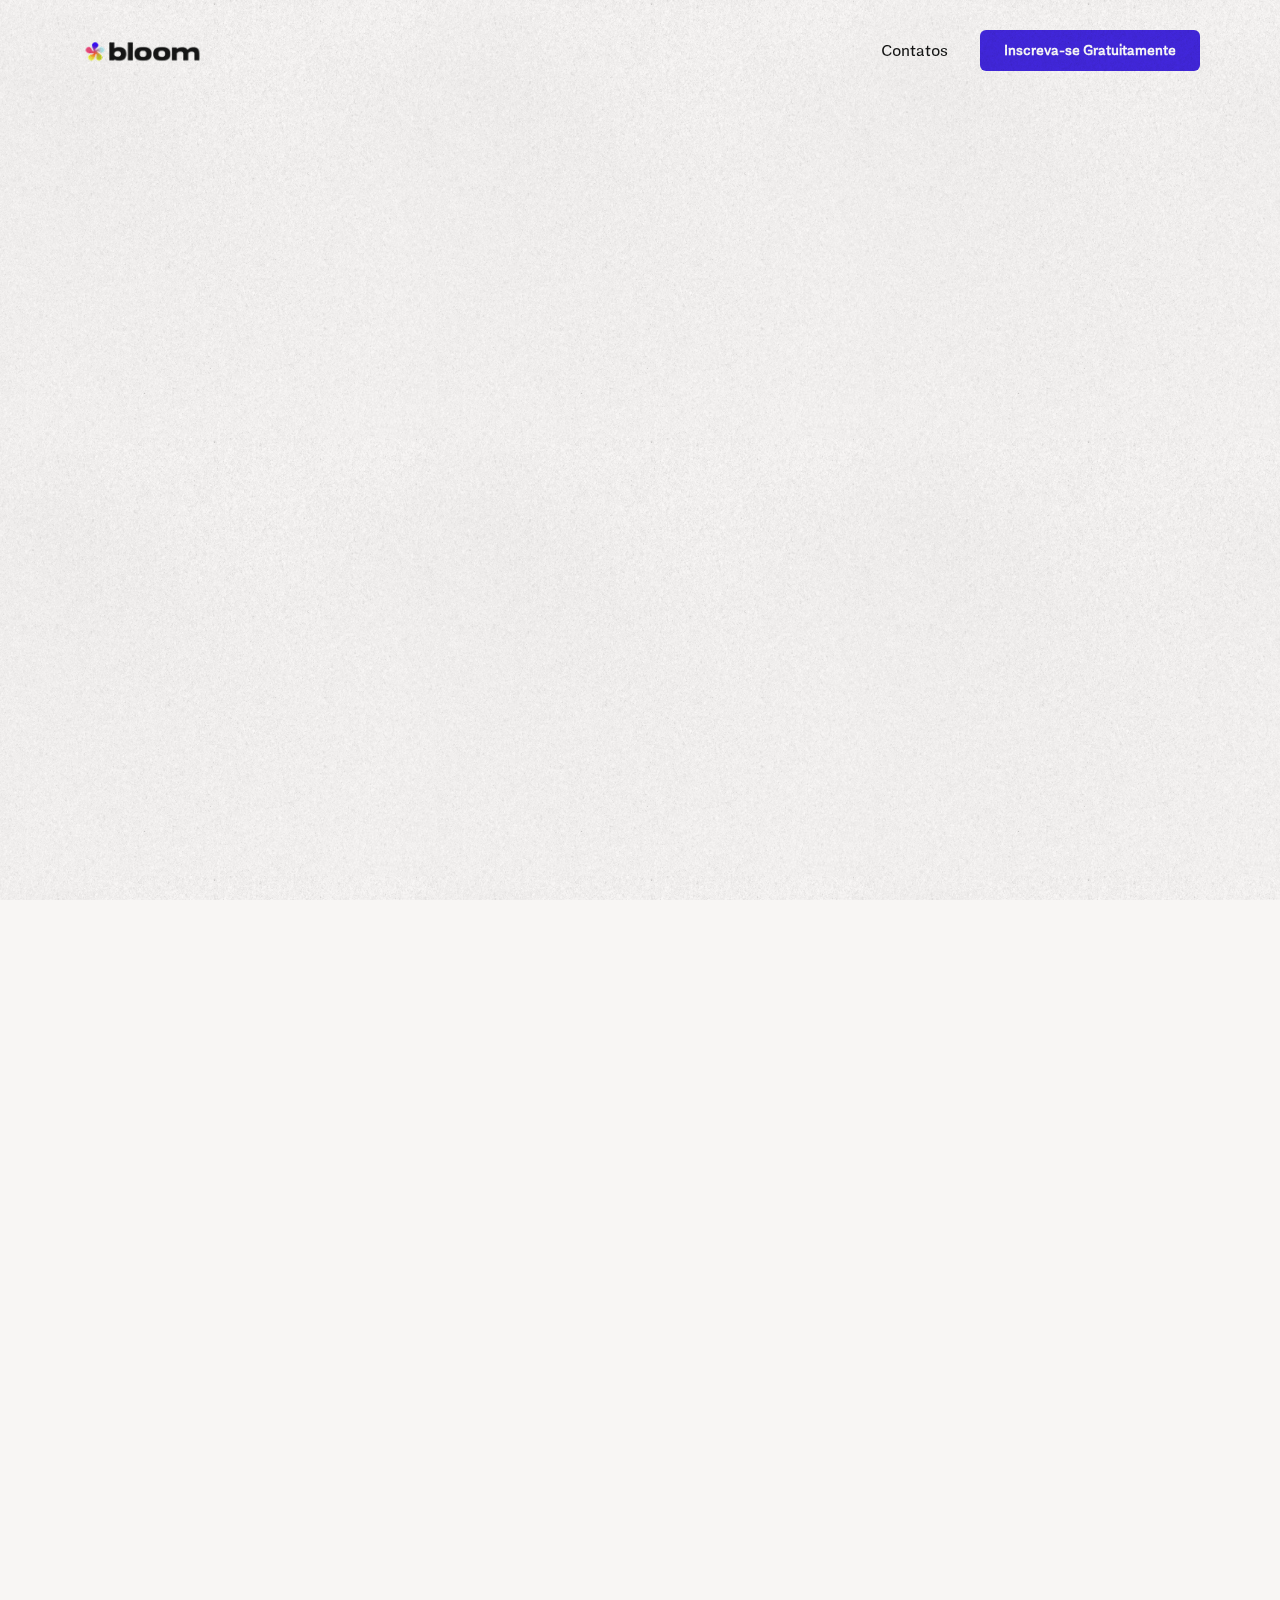
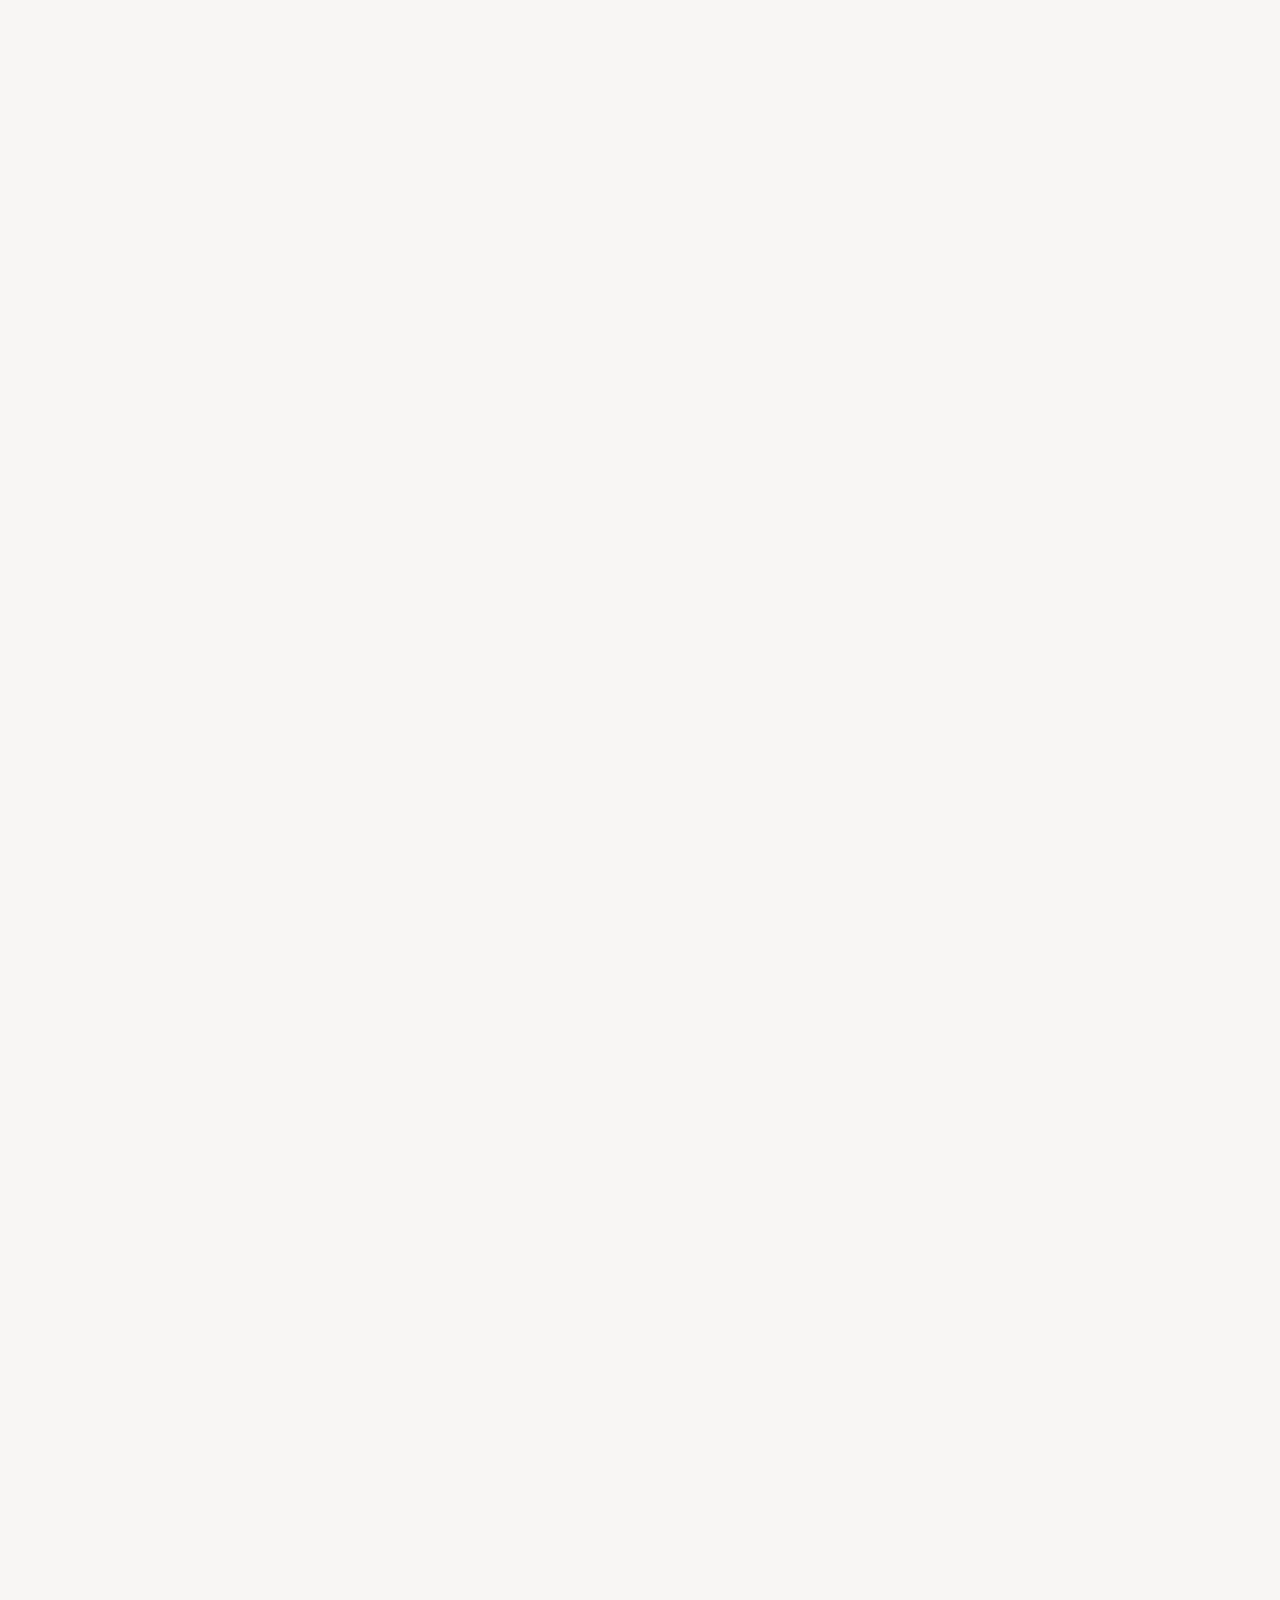
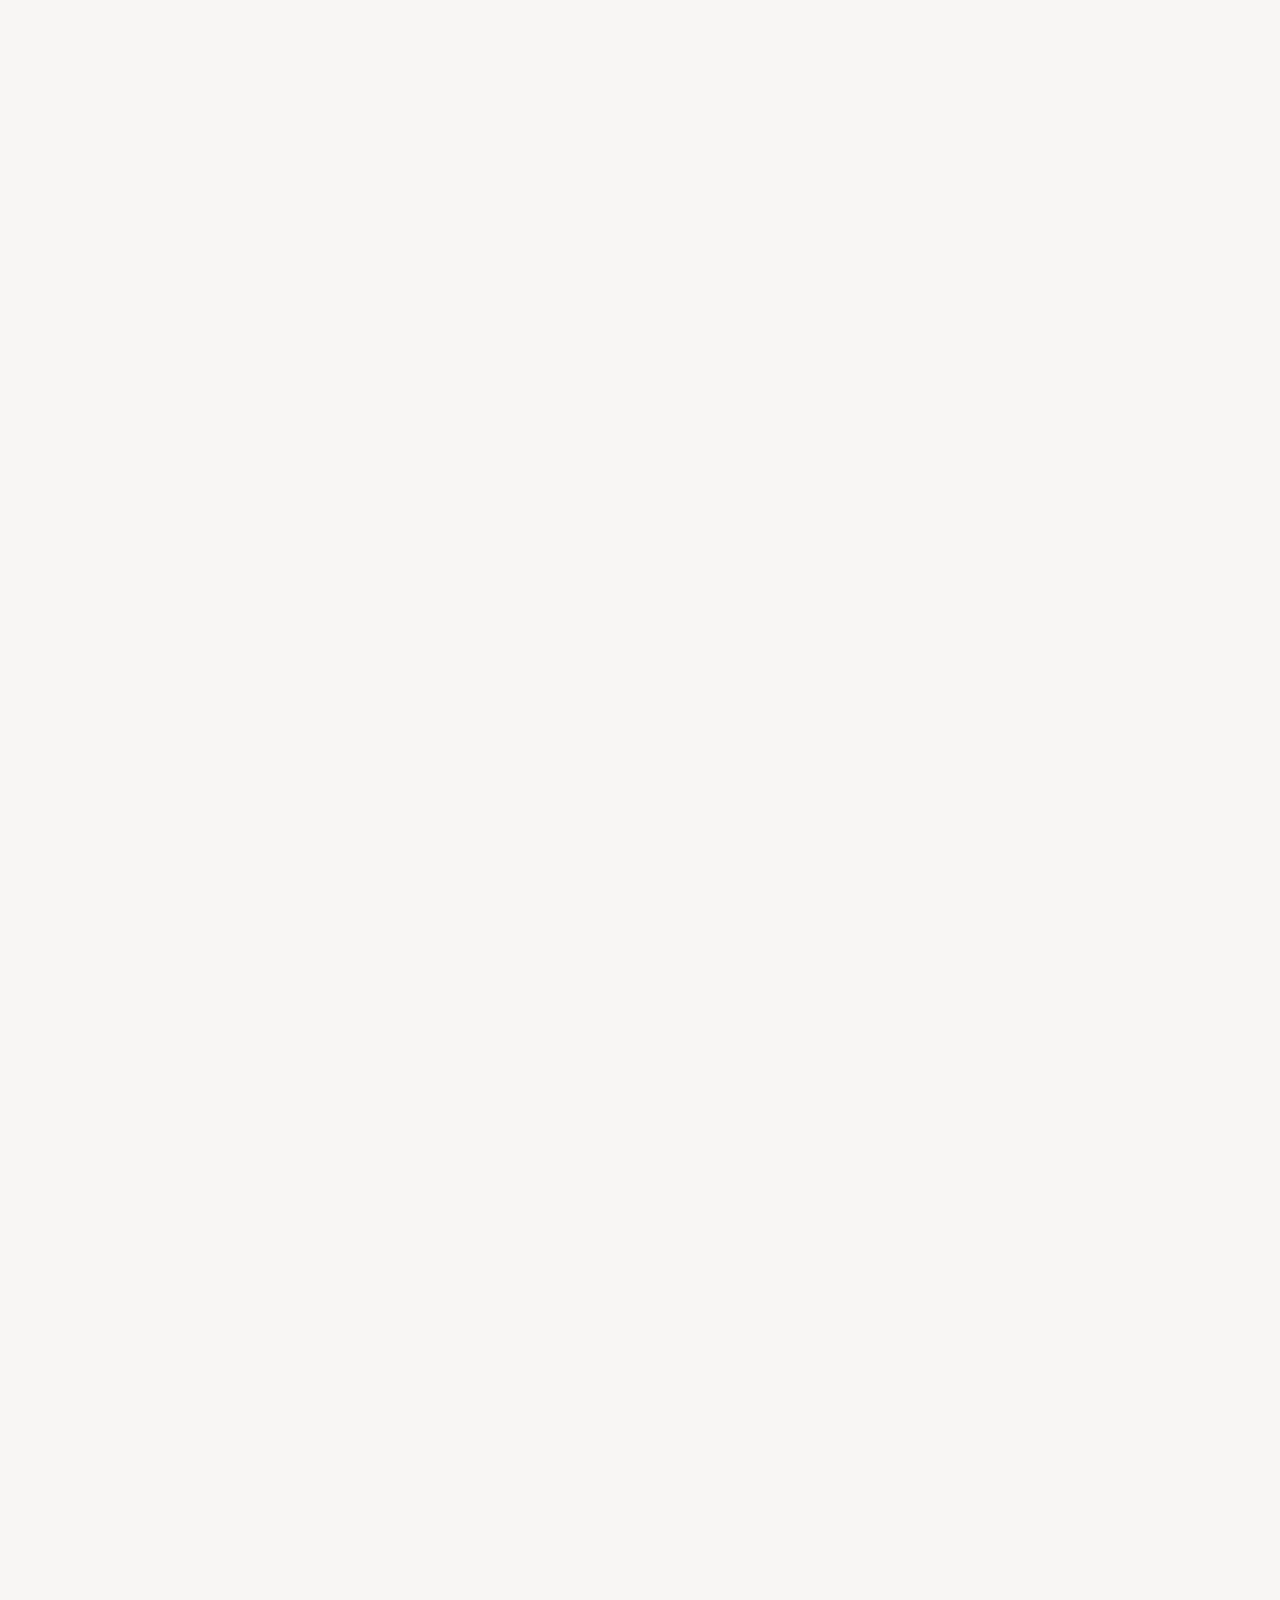
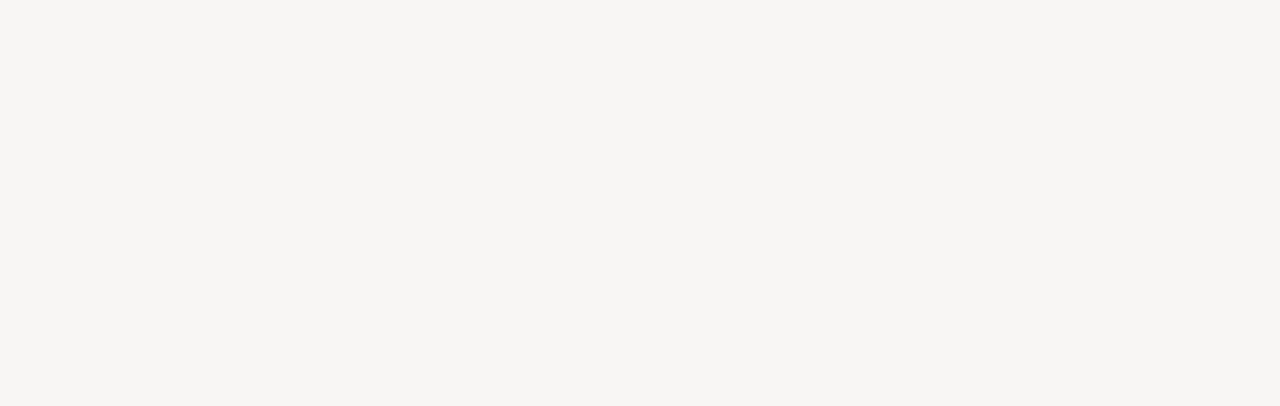
<file: bloom-figma/index.html>
<!DOCTYPE html>
<html lang="pt-BR">

<head>
    <meta charset="UTF-8">
    <meta name="viewport" content="width=device-width, initial-scale=1.0">
    <title>Bloom - Webinar Gratuito</title>

    <!-- Google Fonts -->
    <link rel="preconnect" href="https://fonts.googleapis.com">
    <link rel="preconnect" href="https://fonts.gstatic.com" crossorigin>
    <link href="https://fonts.googleapis.com/css2?family=Playfair+Display:ital,wght@0,400;0,700;1,400&display=swap"
        rel="stylesheet">

    <link rel="stylesheet" href="css/style.css">
    <!-- Font Awesome for Icons -->
    <link rel="stylesheet" href="https://cdnjs.cloudflare.com/ajax/libs/font-awesome/6.0.0/css/all.min.css">
</head>

<body>
    <main class="container">
        <!-- Noise Texture Overlay -->
        <div class="noise-overlay"></div>

        <!-- Hero Wrapper -->
        <div class="hero-wrapper">
            <div class="flowers-container-full hero-animate delay-500"></div>

            <!-- Header / Flowers -->
            <header class="header">
                <!-- Desktop Header Content -->
                <div class="header-desktop-content">
                    <img src="img/logo-bloom.png" alt="Bloom Logo" class="logo-desktop">
                    <nav class="nav-desktop">
                        <a href="#contatos" class="nav-link">Contatos</a>
                        <a href="#cadastro" class="btn-cta-small">Inscreva-se Gratuitamente</a>
                    </nav>
                </div>

                <div class="flowers-container">
                    <img src="img/flowers-mobile.png" alt="Flowers Background" class="flowers-bg">
                </div>
                <div class="badge-container hero-animate delay-100">
                    <div class="badge-dark">
                        <span>Webinar Gratuito</span>
                    </div>
                </div>
            </header>

            <!-- Hero Text -->
            <section class="hero-text">
                <h1 class="title-main hero-animate delay-200">
                    Chega de<br>
                    fazer <span class="highlight-red italics">barulho</span>.
                </h1>
                <h2 class="title-sub hero-animate delay-300">
                    Hora de construir<br>
                    <span class="highlight-purple">marca.</span>
                </h2>

                <p class="description hero-animate delay-400">
                    Um <strong>webinar gratuito</strong> para empresas que querem
                    posicionamento claro, engajamento real
                    e crescimento com sentido.
                </p>

                <div class="event-info hero-animate delay-500">
                    <span class="date">25 de Fev</span>
                    <span class="time">19h às 20h</span>
                    <img src="img/arrow.png" alt="Arrow Down" class="hidden-mobile">
                </div>

                <a href="#cadastro" class="btn-cta hidden-desktop hero-animate delay-600">
                    Inscreva-se Gratuitamente
                </a>
            </section>

            <!-- Speaker Section (Hero Visual) -->
            <section class="speaker-section hero-animate">
                <div class="speaker-wrapper">
                    <img src="img/bianca-hero.png" alt="Bianca Venturotti" class="speaker-img">
                    <img src="img/bloom-flower.png" alt="Bloom360"
                        class="bloom-flower-sticker animate-on-scroll hidden-desktop">
                    <img src="img/sticker-bloom.png" alt="Bloom360"
                        class="bloom-sticker animate-on-scroll hidden-desktop">

                    <div class="speaker-details">
                        <div class="speaker-text">
                            <h3 class="speaker-name">Bianca <br> Venturotti</h3>
                            <div class="speaker-role">
                                <p>Ex-CMO Boca Rosa Company</p>
                                <p>MTV/Viacom</p>
                                <p>Estrategista de Marca</p>
                            </div>
                        </div>
                        <img src="img/speaker-arrow.png" alt="Arrow" class="arrow-decoration">
                    </div>
                </div>
            </section>
        </div><!-- End Hero Wrapper -->

        <!-- SEÇÃO 2: Identificação -->
        <section class="section identification-section animate-on-scroll">
            <img src="img/bloom-flower.png" alt="Bloom360"
                class="bloom-flower-sticker-id-section animate-on-scroll hidden-mobile">

            <h2 class="section-title">Este webinar é para você que:</h2>
            <ul class="check-list">
                <li><i class="fa-solid fa-check"></i> Já investe em marketing, mas sente que a <strong>marca não
                        sustenta o crescimento</strong></li>
                <li><i class="fa-solid fa-check"></i> Cresceu em faturamento, mas <strong>perdeu clareza de
                        identidade</strong></li>
                <li><i class="fa-solid fa-check"></i> Tem engajamento, mas <strong>pouca diferenciação real</strong>
                </li>
                <li><i class="fa-solid fa-check"></i> É <strong>fundador(a), CEO, CMO ou líder de marca</strong></li>
            </ul>

            <div class="exclusion-note">
                <p><em>Não é para quem busca fórmula rápida ou truque de Instagram.</em></p>
            </div>

            <a href="#cadastro" class="btn-secondary">Quero participar desse encontro estratégico</a>
        </section>

        <!-- SEÇÃO 3: Valor -->
        <section class="section value-section animate-on-scroll">
            <h2 class="section-headline">O que você vai aprender</h2>
            <p class="section-subhead hidden-desktop">Em um único encontro, você vai entender:</p>

            <ul class="learning-list">
                <li>
                    <span class="marker">01</span>
                    <p>Por que marcas crescem e mesmo assim <strong>não viram referência</strong></p>
                </li>
                <li>
                    <span class="marker">02</span>
                    <p>O <strong>erro silencioso</strong> que trava engajamento e posicionamento</p>
                </li>
                <li>
                    <span class="marker">03</span>
                    <p>Como criar um <strong>território de marca claro (e defendível)</strong></p>
                </li>
                <li>
                    <span class="marker">04</span>
                    <p>O que <strong>parar, manter e escalar</strong> na sua comunicação</p>
                </li>
                <li>
                    <span class="marker">05</span>
                    <p>Como marcas fortes <strong>geram desejo antes de pedir atenção</strong></p>
                </li>
            </ul>

            <div class="strong-close">
                <p>Sem teoria vazia.</p>
                <p>Sem modinha.</p>
                <p>Sem barulho.</p>
            </div>

            <a href="#cadastro" class="btn-cta hidden-desktop">Garantir minha vaga gratuita</a>
        </section>

        <!-- SEÇÃO 4: Autoridade (Bio Detalhada) -->
        <section class="section authority-bio-section animate-on-scroll">
            <h2 class="auth-title">Quem conduz</h2>
            <img class="bianca-carol-bio" src="img/bio-bianca-carol.png" alt="Bianca Venturotti e Carol Paiffer">
            <div class="bio-content">
                <h3 class="bio-name">Bianca Venturotti</h3>
                <p>Executiva e estrategista de branding e comunicação, com mais de 15 anos de atuação entre
                    <strong>mídia,
                        entretenimento e grandes marcas</strong>.
                </p>
                <p>Foi <strong>CMO da Boca Rosa Company</strong>, liderando estratégias que transformaram a marca em
                    <strong>fenômeno cultural e de negócios</strong>. Atuou também em projetos ligados à
                    <strong>MTV/Viacom</strong>, moda, mídia e entretenimento.
                </p>
                <p>Hoje, Bianca atua ajudando empresas a construírem <strong>marcas com direção, narrativa e
                        relevância</strong>, conectando cultura, branding e crescimento.</p>

                <a href="#cadastro" class="btn-secondary">Quero aprender com a Bianca</a>
            </div>
        </section>
        <!-- SEÇÃO Bloom Branding -->
        <section class="section bloom-branding-section animate-on-scroll">
            <div class="bloom-branding-container">
                <div class="bloom-video-wrapper">
                    <div class="video-card-bg card-purple"></div>
                    <div class="video-card-bg card-red"></div>
                    <a href="https://www.instagram.com/reel/DJ4RNbzu6Xt/?utm_source=ig_web_copy_link&igsh=MzRlODBiNWFlZA=="
                        target="_blank" class="video-link-wrapper">
                        <video autoplay loop muted playsinline class="bloom-video">
                            <source src="img/bloom-video.mp4" type="video/mp4">
                        </video>
                    </a>
                </div>
                <div class="bloom-branding-content">
                    <h4 class="branding-pre-title">Conheça a</h4>
                    <img src="img/bloom-logo-xl.png" alt="Bloom Logo" class="bloom-branding-logo">

                    <div class="branding-description">
                        <p>Em 2024, Bianca fundou a Venturotti Branding & Co, empresa de consultoria estratégica, e, em
                            2025, lançou a Bloom 360, agência que combina posicionamento, inovação e soluções criativas
                            para transformar ideias em negócios de impacto.</p>
                        <p>A Bloom 360 se destaca por ter uma abordagem personalizada, indo além das estratégias
                            convencionais ao desenvolver narrativas potentes que conectam marcas e consumidores de forma
                            genuína.</p>
                    </div>
                    <div class="branding-footer">
                        <div class="branding-footer-info">
                            <img src="img/speaker-arrow.png" alt="" class="branding-footer-arrow hidden-mobile">
                            <p class="branding-footer-text">Investida por Carol Paiffer, a Bloom tem sede no prédio da
                                Dinastia Hub, aceleradora fundada por Carol que ja investe em mais de 100 negócios.
                                <a href="https://www.dinastiahub.com.br/" target="_blank" class="btn-tertiary">Conheça a
                                    Dinastia Hub</a>

                            </p>
                        </div>

                    </div>
                </div>
            </div>
        </section>


        <!-- SEÇÃO 5: O Depois -->
        <section class="section post-event-section animate-on-scroll">
            <h2 class="section-headline">O que acontece depois do webinar</h2>
            <p class="intro-text">Para quem quiser aplicar a estratégia na prática, duas possibilidades serão
                apresentadas ao final do encontro.</p>

            <div class="cards-container">
                <div class="card bloom-lab">
                    <img src="img/logo-bloom.png" class="card-title" alt="">
                    <p class="card-subtitle">Workshop estratégico em grupo</p>
                    <ul class="card-list">
                        <li>Diagnóstico de marca por empresa</li>
                        <li>Definição de posicionamento</li>
                        <li>Estratégia de narrativa e engajamento</li>
                        <li>Direção clara para os próximos passos</li>
                    </ul>
                    <div class="card-tag">Vagas limitadas</div>
                </div>

                <div class="card diagnosis">
                    <h3 class="card-title">🔍 Diagnóstico Individual</h3>
                    <p class="card-subtitle">Para empresas que <strong>não podem errar</strong></p>
                    <ul class="card-list">
                        <li>Análise profunda de marca</li>
                        <li>Estratégia personalizada</li>
                        <li>Aplicação direta e acompanhamento</li>
                    </ul>
                    <div class="card-tag premium">Projeto premium • Processo seletivo</div>
                </div>
            </div>
        </section>

        <!-- SEÇÃO 6: FAQ -->
        <section class="section faq-section animate-on-scroll">
            <h2 class="section-headline">Dúvidas Frequentes</h2>

            <div class="faq-item">
                <button class="faq-question">O webinar é ao vivo? <i class="fa-solid fa-chevron-down"></i></button>
                <div class="faq-answer">
                    <p>Sim, será um encontro ao vivo e interativo.</p>
                </div>
            </div>
            <div class="faq-item">
                <button class="faq-question">Vou receber o link por onde? <i
                        class="fa-solid fa-chevron-down"></i></button>
                <div class="faq-answer">
                    <p>Você receberá o acesso por E-mail e WhatsApp após a inscrição.</p>
                </div>
            </div>
            <div class="faq-item">
                <button class="faq-question">Preciso ser da área de marketing? <i
                        class="fa-solid fa-chevron-down"></i></button>
                <div class="faq-answer">
                    <p>Não. O conteúdo é focado em estratégias de marca para empresários, líderes e gestores.</p>
                </div>
            </div>
            <div class="faq-item">
                <button class="faq-question">O Bloom Lab é obrigatório? <i
                        class="fa-solid fa-chevron-down"></i></button>
                <div class="faq-answer">
                    <p>Não, é um passo opcional para quem deseja aprofundamento.</p>
                </div>
            </div>
            <div class="faq-item">
                <button class="faq-question">Vai ter gravação? <i class="fa-solid fa-chevron-down"></i></button>
                <div class="faq-answer">
                    <p>Pode ser disponibilizada por tempo limitado, mas recomendamos assistir ao vivo.</p>
                </div>
            </div>
        </section>

        <!-- SEÇÃO 7: CTA Final -->
        <footer class="footer-section animate-on-scroll" id="cadastro">
            <h2 class="title-sub text-center">Garanta sua vaga</h2>
            <p class="footer-text">As vagas são limitadas para garantir a qualidade do encontro.</p>

            <form class="signup-form" onsubmit="event.preventDefault(); alert('Inscrição simulada!');">
                <input type="text" placeholder="Seu Nome" required class="input-field">
                <input type="email" placeholder="Seu Melhor E-mail" required class="input-field">
                <button type="submit" class="btn-cta full-width">QUERO PARTICIPAR DO WEBINAR</button>
            </form>

            <div class="trust-badges">
                <p>Sem spam.</p>
                <p>Sem promessa vazia.</p>
            </div>

            <div class="copyright">
                <p>©️ Bianca Venturotti • Todos os direitos reservados</p>
            </div>
        </footer>

    </main>

    <script src="js/script.js"></script>
</body>

</html>
</file>
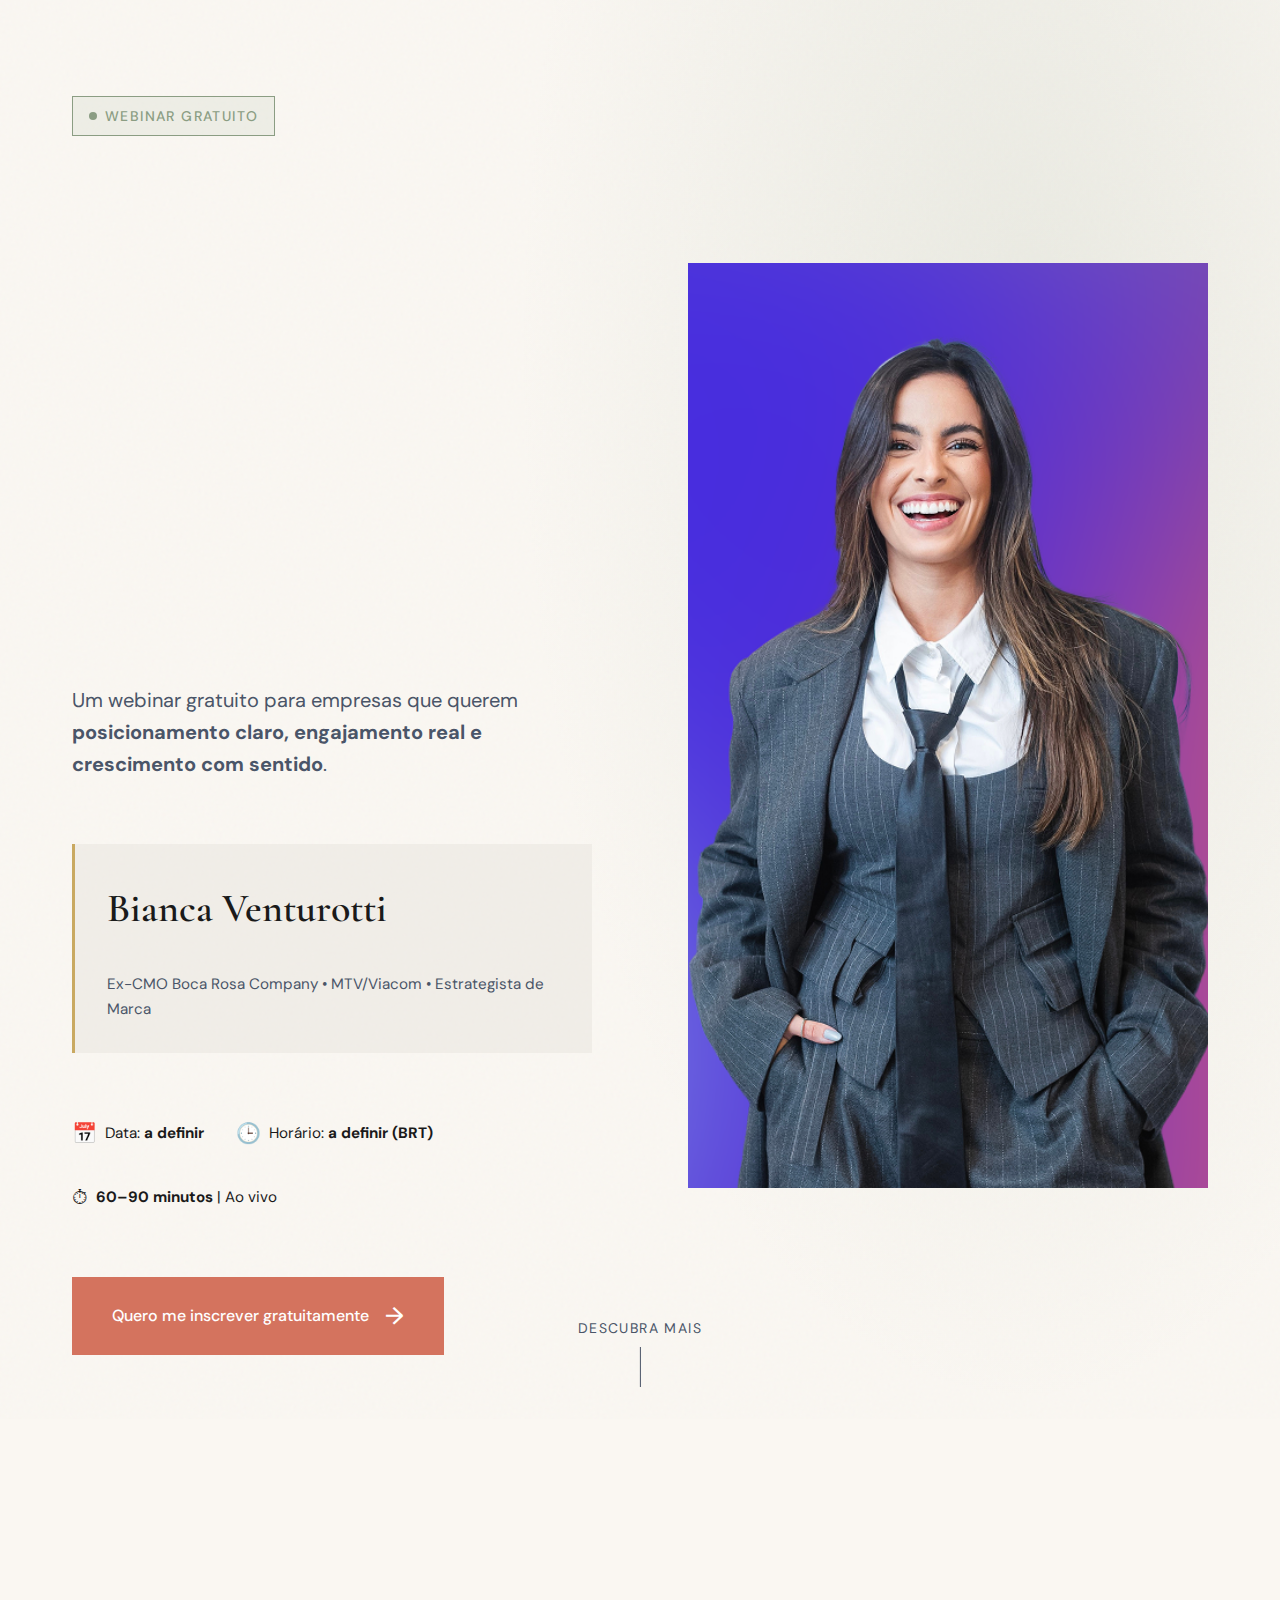
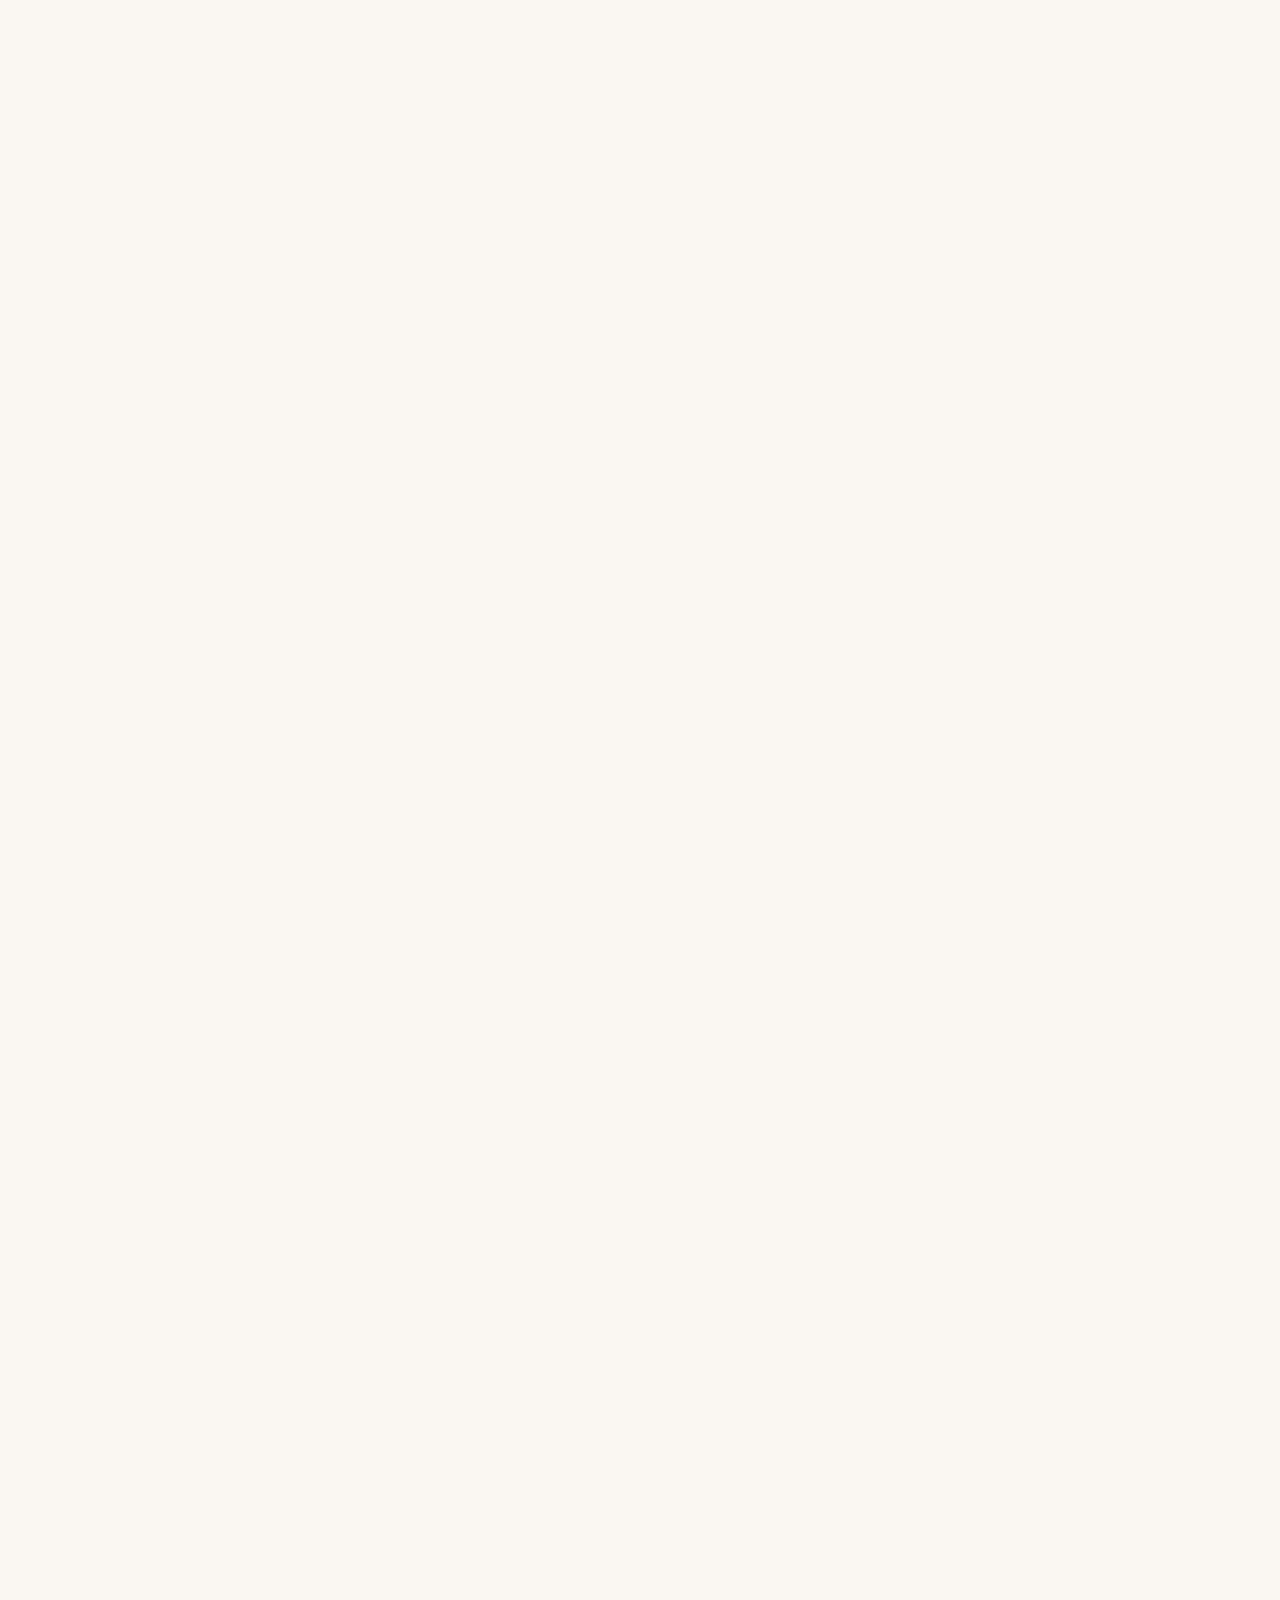
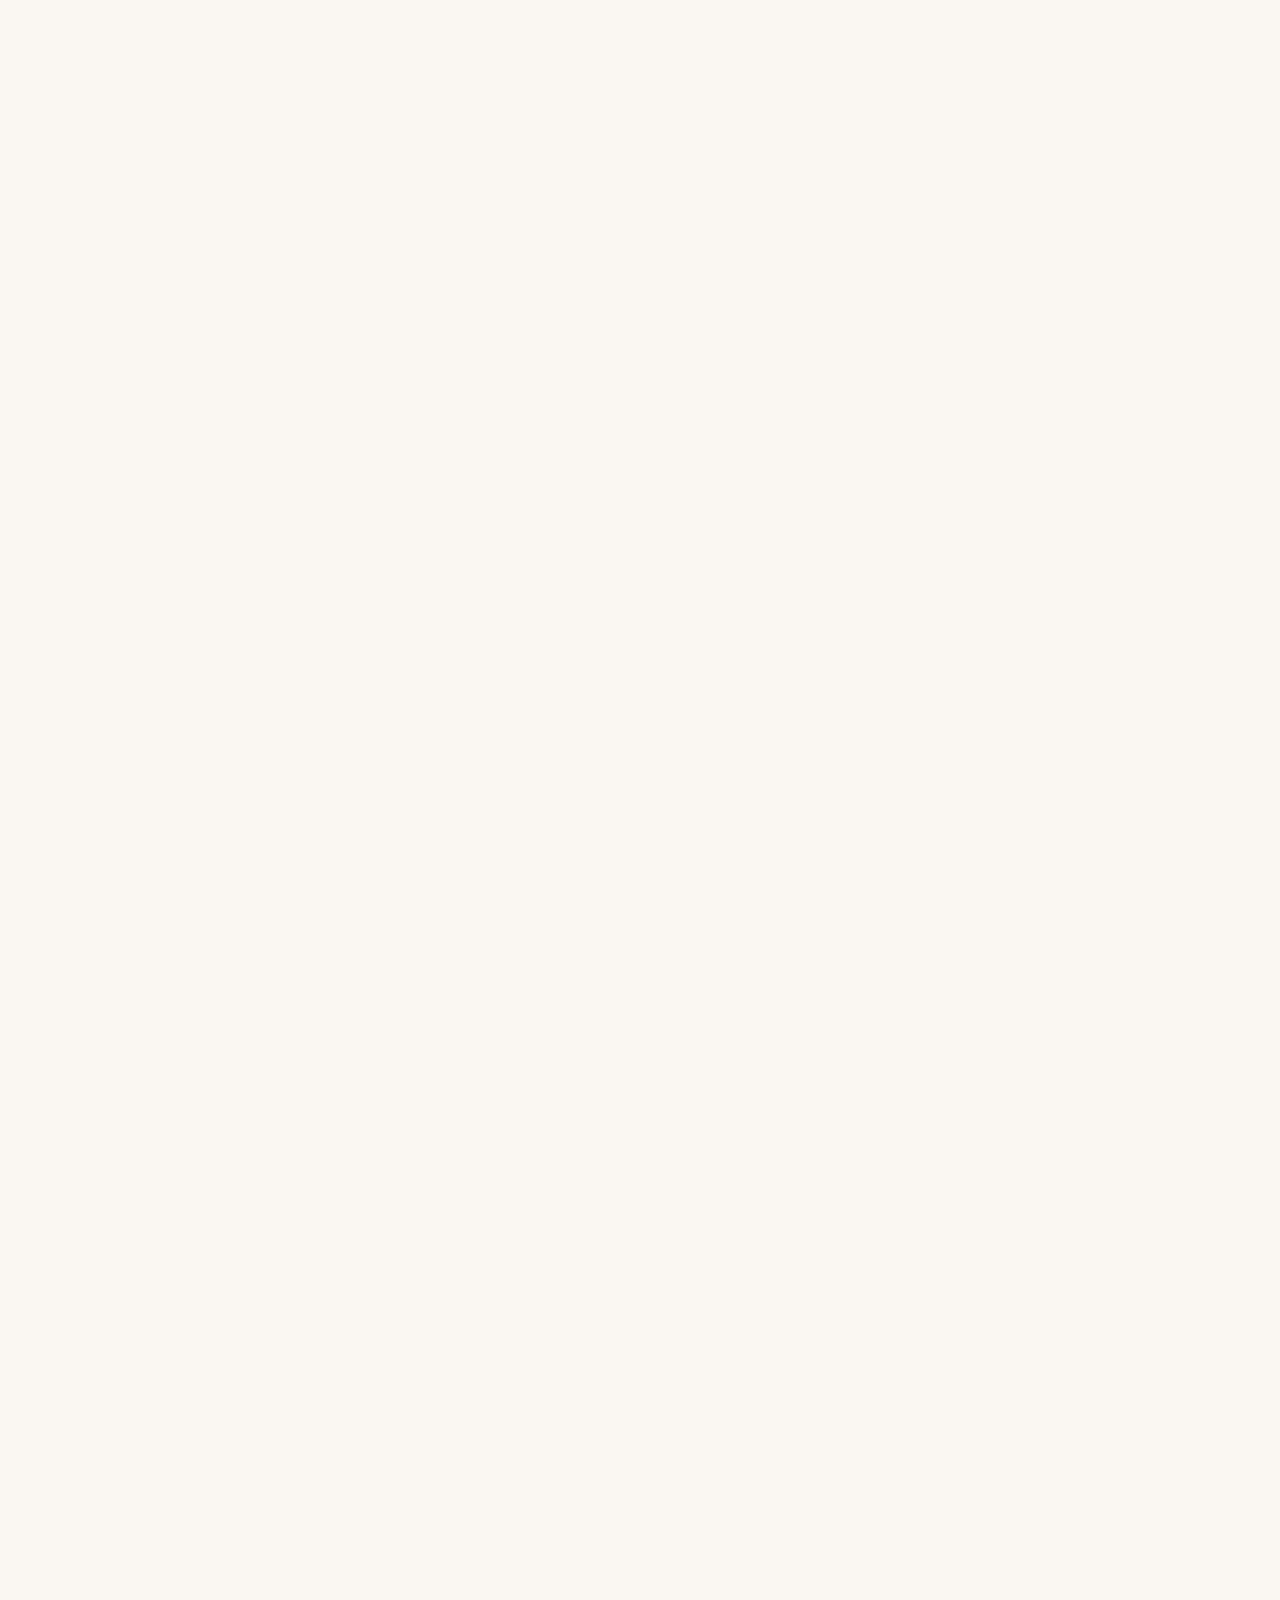
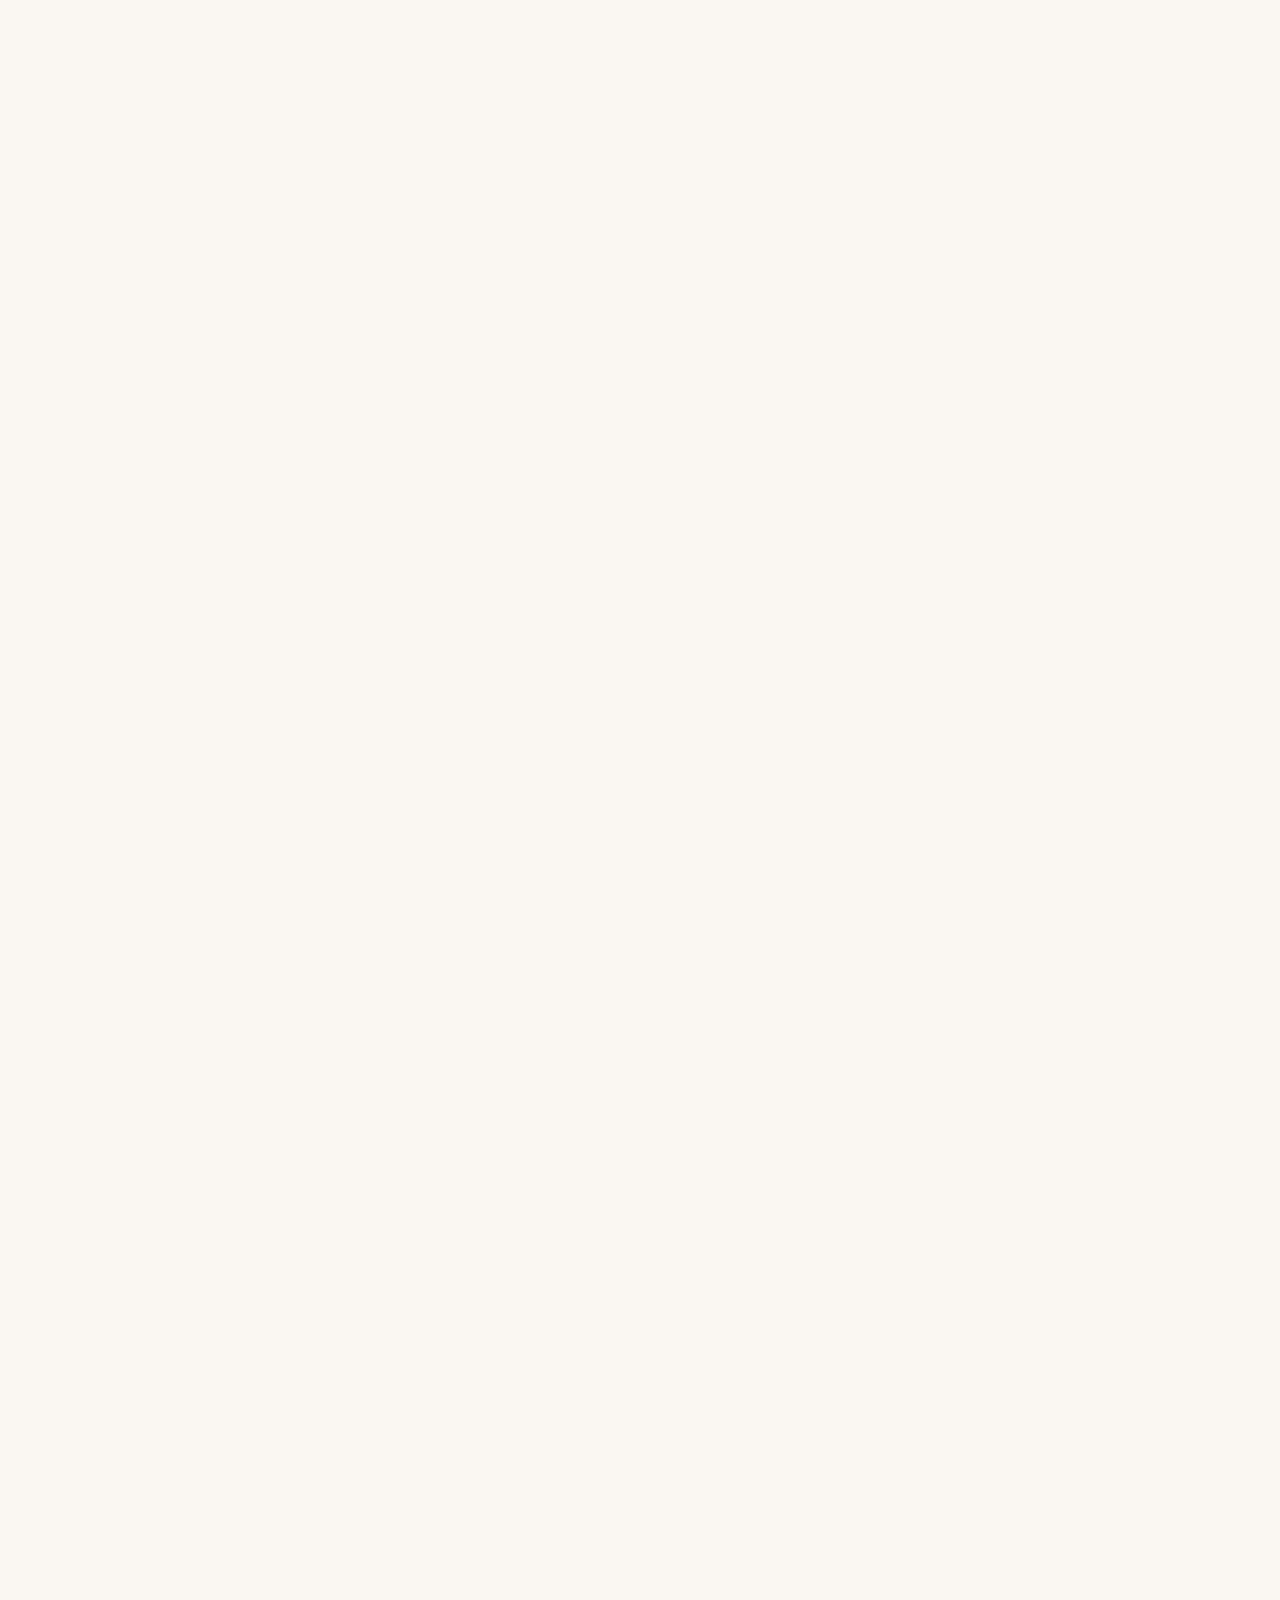
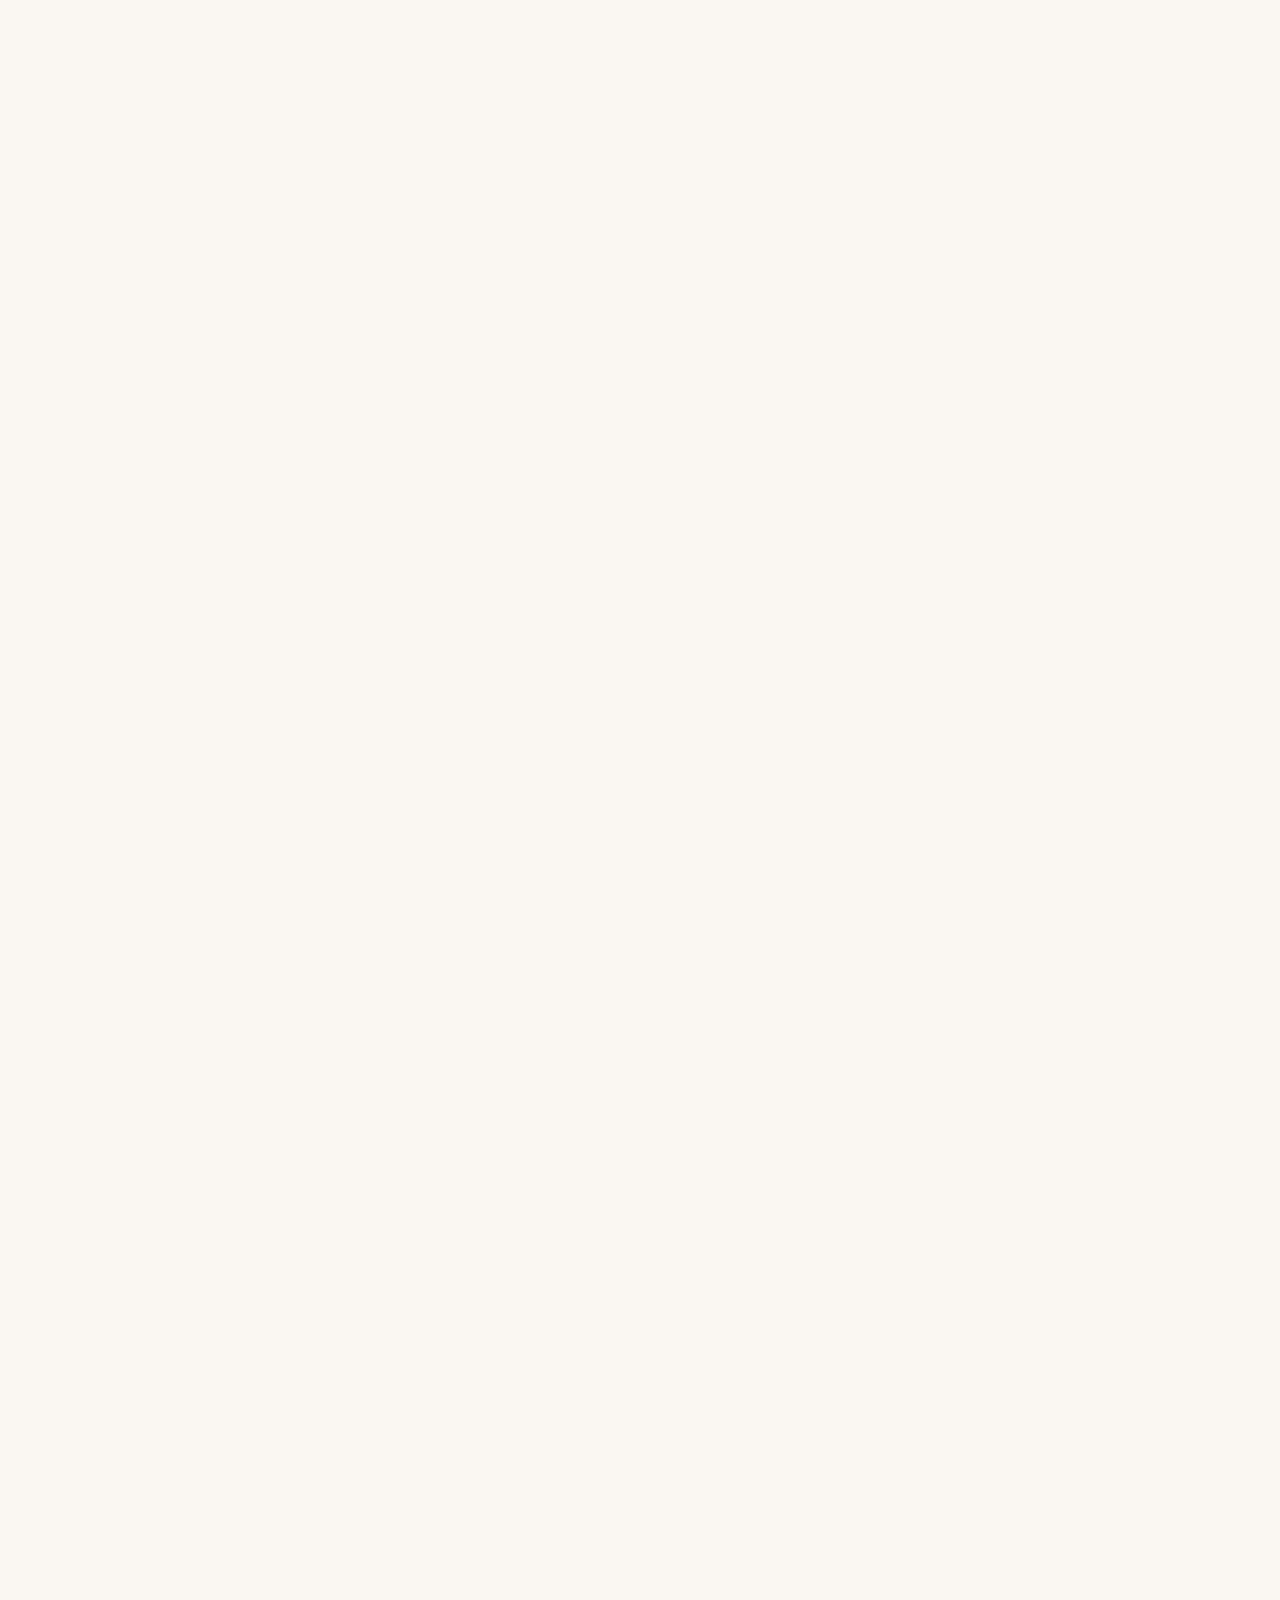
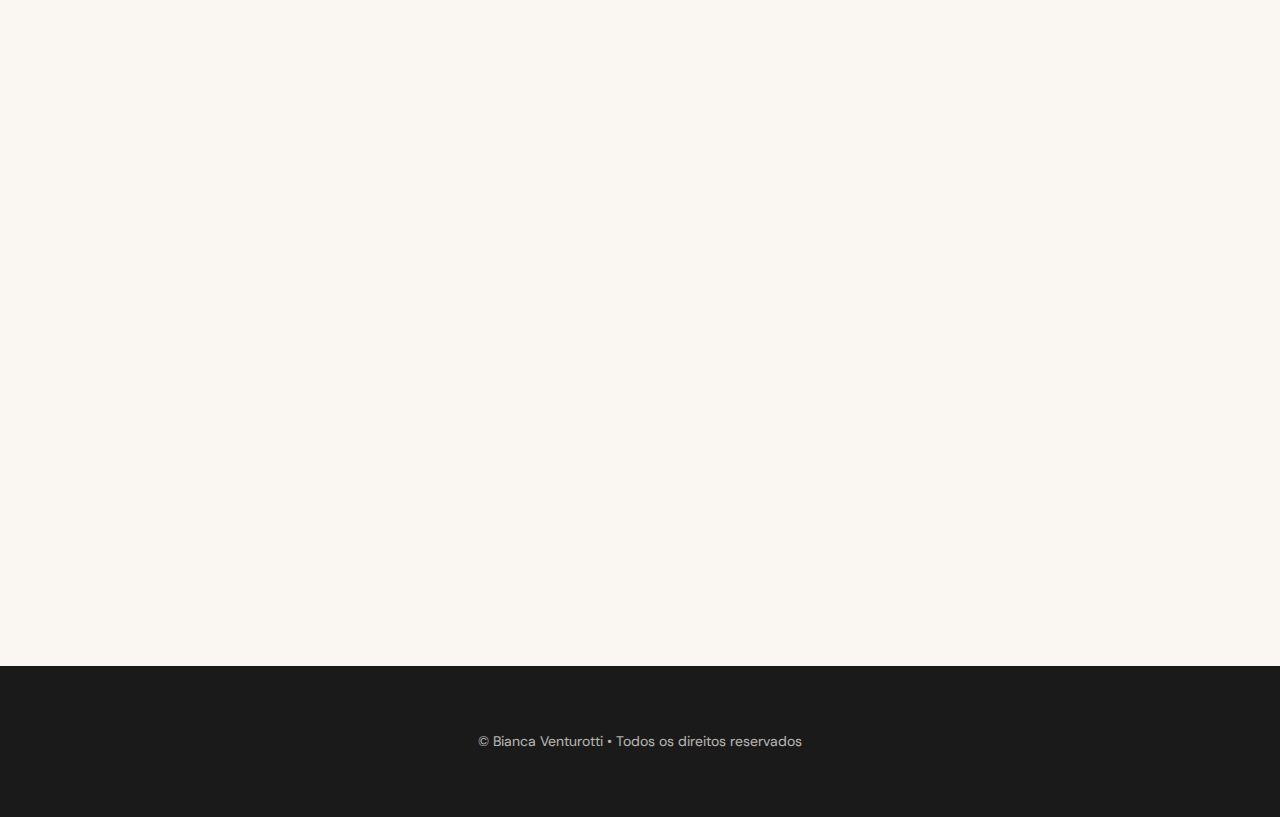
<file: bloom/bloom 2/index.html>
<!DOCTYPE html>
<html lang="pt-BR">
<head>
    <meta charset="UTF-8">
    <meta name="viewport" content="width=device-width, initial-scale=1.0">
    <title>BLOOM — Webinar com Bianca Venturotti</title>
    <meta name="description" content="Um webinar gratuito para empresas que querem posicionamento claro, engajamento real e crescimento com sentido.">
    
    <!-- Fonts -->
    <link rel="preconnect" href="https://fonts.googleapis.com">
    <link rel="preconnect" href="https://fonts.gstatic.com" crossorigin>
    <link href="https://fonts.googleapis.com/css2?family=Cormorant+Garamond:wght@300;400;500;600;700&family=DM+Sans:wght@400;500;700&display=swap" rel="stylesheet">
    
    <link rel="stylesheet" href="styles.css">
</head>
<body>
    <!-- Hero Section -->
    <section class="hero" id="hero">
        <div class="hero__background">
            <div class="hero__gradient"></div>
            <div class="hero__noise"></div>
        </div>
        
        <div class="container hero__container">
            <div class="hero__content">
                <div class="hero__badge">
                    <span class="badge__dot"></span>
                    <span class="badge__text">Webinar Gratuito</span>
                </div>
                
                <h1 class="hero__headline">
                    <span class="headline__line headline__line--1">Chega de</span>
                    <span class="headline__line headline__line--2">fazer barulho.</span>
                    <span class="headline__line headline__line--3">Hora de construir</span>
                    <span class="headline__line headline__line--4">marca.</span>
                </h1>
                
                <p class="hero__subheadline">
                    Um webinar gratuito para empresas que querem <strong>posicionamento claro, engajamento real e crescimento com sentido</strong>.
                </p>
                
                <div class="hero__authority">
                    <p class="authority__name">Bianca Venturotti</p>
                    <p class="authority__credentials">Ex-CMO Boca Rosa Company • MTV/Viacom • Estrategista de Marca</p>
                </div>
                
                <div class="hero__details">
                    <div class="detail__item">
                        <span class="detail__icon">📅</span>
                        <span class="detail__text">Data: <strong>a definir</strong></span>
                    </div>
                    <div class="detail__item">
                        <span class="detail__icon">🕒</span>
                        <span class="detail__text">Horário: <strong>a definir (BRT)</strong></span>
                    </div>
                    <div class="detail__item">
                        <span class="detail__icon">⏱</span>
                        <span class="detail__text"><strong>60–90 minutos</strong> | Ao vivo</span>
                    </div>
                </div>
                
                <a href="#form" class="btn btn--primary hero__cta">
                    <span class="btn__text">Quero me inscrever gratuitamente</span>
                    <span class="btn__arrow">→</span>
                </a>
            </div>
            
            <div class="hero__image">
                <div class="image__frame">
                    <img src="resources/bianca-hero.png" alt="Bianca Venturotti" class="image__photo">
                    <div class="image__accent"></div>
                </div>
            </div>
        </div>
        
        <div class="hero__scroll">
            <span class="scroll__text">Descubra mais</span>
            <span class="scroll__line"></span>
        </div>
    </section>
    
    <!-- Identification Section -->
    <section class="identification">
        <div class="container">
            <h2 class="section__title">Este webinar é para você que:</h2>
            
            <div class="identification__grid">
                <div class="identification__card">
                    <div class="card__number">01</div>
                    <p class="card__text">Já investe em marketing, mas sente que a <strong>marca não sustenta o crescimento</strong></p>
                </div>
                
                <div class="identification__card">
                    <div class="card__number">02</div>
                    <p class="card__text">Cresceu em faturamento, mas <strong>perdeu clareza de identidade</strong></p>
                </div>
                
                <div class="identification__card">
                    <div class="card__number">03</div>
                    <p class="card__text">Tem engajamento, mas <strong>pouca diferenciação real</strong></p>
                </div>
                
                <div class="identification__card">
                    <div class="card__number">04</div>
                    <p class="card__text">É <strong>fundador(a), CEO, CMO ou líder de marca</strong></p>
                </div>
            </div>
            
            <div class="identification__exclusion">
                <p class="exclusion__text">Não é para quem busca fórmula rápida ou truque de Instagram.</p>
            </div>
            
            <a href="#form" class="btn btn--secondary">
                <span class="btn__text">Quero participar desse encontro estratégico</span>
                <span class="btn__arrow">→</span>
            </a>
        </div>
    </section>
    
    <!-- Value Section -->
    <section class="value">
        <div class="value__background"></div>
        <div class="container">
            <h2 class="section__title section__title--center">O que você vai aprender</h2>
            <p class="section__subtitle">Em um único encontro, você vai entender:</p>
            
            <div class="value__list">
                <div class="value__item">
                    <div class="value__marker"></div>
                    <p class="value__text">Por que marcas crescem e mesmo assim <strong>não viram referência</strong></p>
                </div>
                
                <div class="value__item">
                    <div class="value__marker"></div>
                    <p class="value__text">O <strong>erro silencioso</strong> que trava engajamento e posicionamento</p>
                </div>
                
                <div class="value__item">
                    <div class="value__marker"></div>
                    <p class="value__text">Como criar um <strong>território de marca claro (e defendível)</strong></p>
                </div>
                
                <div class="value__item">
                    <div class="value__marker"></div>
                    <p class="value__text">O que <strong>parar, manter e escalar</strong> na sua comunicação</p>
                </div>
                
                <div class="value__item">
                    <div class="value__marker"></div>
                    <p class="value__text">Como marcas fortes <strong>geram desejo antes de pedir atenção</strong></p>
                </div>
            </div>
            
            <div class="value__closing">
                <p class="closing__line">Sem teoria vazia.</p>
                <p class="closing__line">Sem modinha.</p>
                <p class="closing__line">Sem barulho.</p>
            </div>
            
            <a href="#form" class="btn btn--primary">
                <span class="btn__text">Garantir minha vaga gratuita</span>
                <span class="btn__arrow">→</span>
            </a>
        </div>
    </section>
    
    <!-- Authority Section -->
    <section class="authority">
        <div class="container">
            <div class="authority__content">
                <div class="authority__text">
                    <h2 class="section__title">Quem conduz</h2>
                    <h3 class="authority__name">Bianca Venturotti</h3>
                    
                    <div class="authority__bio">
                        <p>Executiva e estrategista de branding e comunicação, com mais de 15 anos de atuação entre <strong>mídia, entretenimento e grandes marcas</strong>.</p>
                        
                        <p>Foi <strong>CMO da Boca Rosa Company</strong>, liderando estratégias que transformaram a marca em <strong>fenômeno cultural e de negócios</strong>. Atuou também em projetos ligados à <strong>MTV/Viacom</strong>, moda, mídia e entretenimento.</p>
                        
                        <p>Hoje, Bianca atua ajudando empresas a construírem <strong>marcas com direção, narrativa e relevância</strong>, conectando cultura, branding e crescimento.</p>
                    </div>
                    
                    <div class="authority__tagline">
                        <span class="tagline__marker">📌</span>
                        <span class="tagline__text">Branding que gera valor. Não só visibilidade.</span>
                    </div>
                    
                    <a href="#form" class="btn btn--tertiary">
                        <span class="btn__text">Quero aprender com a Bianca</span>
                        <span class="btn__arrow">→</span>
                    </a>
                </div>
                
                <div class="authority__image">
                    <div class="authority__frame">
                        <img src="resources/bianca-bio.jpg" alt="Bianca Venturotti" class="authority__photo">
                    </div>
                </div>
            </div>
        </div>
    </section>
    
    <!-- After Section -->
    <section class="after">
        <div class="container">
            <h2 class="section__title section__title--center">O que acontece depois do webinar</h2>
            <p class="section__intro">Para quem quiser aplicar a estratégia na prática, duas possibilidades serão apresentadas ao final do encontro.</p>
            
            <div class="after__options">
                <div class="option__card option__card--lab">
                    <div class="option__icon">🌸</div>
                    <h3 class="option__title">BLOOM LAB</h3>
                    <p class="option__subtitle">Workshop estratégico em grupo</p>
                    
                    <ul class="option__features">
                        <li>Diagnóstico de marca por empresa</li>
                        <li>Definição de posicionamento</li>
                        <li>Estratégia de narrativa e engajamento</li>
                        <li>Direção clara para os próximos passos</li>
                    </ul>
                    
                    <p class="option__tier">Ticket intermediário • Vagas limitadas</p>
                </div>
                
                <div class="option__card option__card--premium">
                    <div class="option__icon">🔍</div>
                    <h3 class="option__title">Diagnóstico Individual de Marca</h3>
                    <p class="option__subtitle">Para empresas que não podem errar o próximo movimento</p>
                    
                    <ul class="option__features">
                        <li>Análise profunda de marca e posicionamento</li>
                        <li>Estratégia personalizada</li>
                        <li>Aplicação direta e acompanhamento</li>
                    </ul>
                    
                    <p class="option__tier">Projeto premium • Processo seletivo</p>
                </div>
            </div>
            
            <p class="after__note">Nada disso é obrigatório. O webinar é completo por si só.</p>
        </div>
    </section>
    
    <!-- FAQ Section -->
    <section class="faq">
        <div class="container">
            <h2 class="section__title section__title--center">Perguntas frequentes</h2>
            
            <div class="faq__list">
                <div class="faq__item">
                    <button class="faq__question">
                        <span class="faq__q">O webinar é ao vivo?</span>
                        <span class="faq__toggle">+</span>
                    </button>
                    <div class="faq__answer">
                        <p>Sim, o webinar será transmitido ao vivo para garantir interação e atualidade.</p>
                    </div>
                </div>
                
                <div class="faq__item">
                    <button class="faq__question">
                        <span class="faq__q">Vou receber o link por onde?</span>
                        <span class="faq__toggle">+</span>
                    </button>
                    <div class="faq__answer">
                        <p>Você receberá o link de acesso por e-mail e WhatsApp após a inscrição.</p>
                    </div>
                </div>
                
                <div class="faq__item">
                    <button class="faq__question">
                        <span class="faq__q">Preciso ser da área de marketing?</span>
                        <span class="faq__toggle">+</span>
                    </button>
                    <div class="faq__answer">
                        <p>Não. O webinar é para fundadores, CEOs, CMOs e líderes de marca que querem entender branding estratégico.</p>
                    </div>
                </div>
                
                <div class="faq__item">
                    <button class="faq__question">
                        <span class="faq__q">O Bloom Lab é obrigatório?</span>
                        <span class="faq__toggle">+</span>
                    </button>
                    <div class="faq__answer">
                        <p>Não. O webinar é completo e gratuito. O Bloom Lab é uma opção para quem quiser aprofundar.</p>
                    </div>
                </div>
                
                <div class="faq__item">
                    <button class="faq__question">
                        <span class="faq__q">Vai ter gravação?</span>
                        <span class="faq__toggle">+</span>
                    </button>
                    <div class="faq__answer">
                        <p>A gravação pode ser disponibilizada por tempo limitado para os inscritos.</p>
                    </div>
                </div>
            </div>
        </div>
    </section>
    
    <!-- CTA Final Section -->
    <section class="cta-final" id="form">
        <div class="container">
            <h2 class="section__title section__title--center">Garanta sua vaga</h2>
            <p class="cta-final__subtitle">As vagas são limitadas para garantir a qualidade do encontro.</p>
            
            <form class="registration-form" id="registrationForm">
                <div class="form__group">
                    <label for="name" class="form__label">Nome completo</label>
                    <input type="text" id="name" name="name" class="form__input" required>
                </div>
                
                <div class="form__group">
                    <label for="email" class="form__label">E-mail</label>
                    <input type="email" id="email" name="email" class="form__input" required>
                </div>
                
                <div class="form__group">
                    <label for="phone" class="form__label">WhatsApp</label>
                    <input type="tel" id="phone" name="phone" class="form__input" required>
                </div>
                
                <div class="form__group">
                    <label for="company" class="form__label">Empresa</label>
                    <input type="text" id="company" name="company" class="form__input" required>
                </div>
                
                <div class="form__group">
                    <label for="role" class="form__label">Cargo</label>
                    <input type="text" id="role" name="role" class="form__input" required>
                </div>
                
                <button type="submit" class="btn btn--primary btn--full">
                    <span class="btn__text">Quero participar do webinar</span>
                    <span class="btn__arrow">→</span>
                </button>
            </form>
            
            <div class="cta-final__trust">
                <p>Sem spam.</p>
                <p>Sem promessa vazia.</p>
            </div>
        </div>
    </section>
    
    <!-- Footer -->
    <footer class="footer">
        <div class="container">
            <p class="footer__copyright">© Bianca Venturotti • Todos os direitos reservados</p>
        </div>
    </footer>
    
    <script src="script.js"></script>
</body>
</html>
</file>
<file: bloom/bloom 2/styles.css>
:root {
    /* Color Palette - Sophisticated, editorial inspired */
    --color-cream: #FAF7F2;
    --color-charcoal: #1A1A1A;
    --color-sage: #8B9D83;
    --color-terracotta: #D4735E;
    --color-gold: #C9A961;
    --color-slate: #4A5568;
    --color-mist: #E8E4DD;
    
    /* Typography */
    --font-display: 'Cormorant Garamond', serif;
    --font-body: 'DM Sans', sans-serif;
    
    /* Spacing */
    --space-xs: 0.5rem;
    --space-sm: 1rem;
    --space-md: 2rem;
    --space-lg: 4rem;
    --space-xl: 6rem;
    --space-2xl: 8rem;
    
    /* Layout */
    --container-width: 1200px;
    --border-radius: 2px;
    
    /* Transitions */
    --transition-smooth: all 0.6s cubic-bezier(0.4, 0, 0.2, 1);
    --transition-fast: all 0.3s cubic-bezier(0.4, 0, 0.2, 1);
}

/* Reset & Base */
* {
    margin: 0;
    padding: 0;
    box-sizing: border-box;
}

html {
    scroll-behavior: smooth;
    font-size: 16px;
}

body {
    font-family: var(--font-body);
    color: var(--color-charcoal);
    background-color: var(--color-cream);
    line-height: 1.6;
    overflow-x: hidden;
}

.container {
    max-width: var(--container-width);
    margin: 0 auto;
    padding: 0 var(--space-md);
}

/* Typography */
h1, h2, h3, h4, h5, h6 {
    font-family: var(--font-display);
    font-weight: 500;
    line-height: 1.2;
}

strong {
    font-weight: 700;
}

/* Section Titles */
.section__title {
    font-size: clamp(2.5rem, 5vw, 4rem);
    margin-bottom: var(--space-md);
    letter-spacing: -0.02em;
}

.section__title--center {
    text-align: center;
}

.section__subtitle {
    font-size: 1.25rem;
    text-align: center;
    margin-bottom: var(--space-lg);
    color: var(--color-slate);
}

.section__intro {
    font-size: 1.125rem;
    text-align: center;
    max-width: 700px;
    margin: 0 auto var(--space-lg);
    color: var(--color-slate);
}

/* Buttons */
.btn {
    display: inline-flex;
    align-items: center;
    gap: var(--space-sm);
    padding: 1.25rem 2.5rem;
    font-family: var(--font-body);
    font-size: 1rem;
    font-weight: 500;
    text-decoration: none;
    border: none;
    cursor: pointer;
    transition: var(--transition-fast);
    position: relative;
    overflow: hidden;
}

.btn__text {
    position: relative;
    z-index: 2;
}

.btn__arrow {
    font-size: 1.5rem;
    transition: transform 0.3s ease;
    position: relative;
    z-index: 2;
}

.btn:hover .btn__arrow {
    transform: translateX(5px);
}

.btn--primary {
    background-color: var(--color-terracotta);
    color: white;
}

.btn--primary::before {
    content: '';
    position: absolute;
    top: 0;
    left: -100%;
    width: 100%;
    height: 100%;
    background: linear-gradient(90deg, transparent, rgba(255,255,255,0.2), transparent);
    transition: left 0.5s ease;
}

.btn--primary:hover::before {
    left: 100%;
}

.btn--primary:hover {
    background-color: #C25E48;
    transform: translateY(-2px);
    box-shadow: 0 10px 30px rgba(212, 115, 94, 0.3);
}

.btn--secondary {
    background-color: transparent;
    color: var(--color-charcoal);
    border: 2px solid var(--color-charcoal);
}

.btn--secondary:hover {
    background-color: var(--color-charcoal);
    color: var(--color-cream);
    transform: translateY(-2px);
}

.btn--tertiary {
    background-color: var(--color-sage);
    color: white;
}

.btn--tertiary:hover {
    background-color: #7A8C73;
    transform: translateY(-2px);
}

.btn--full {
    width: 100%;
    justify-content: center;
}

/* Hero Section */
.hero {
    min-height: 100vh;
    display: flex;
    align-items: center;
    position: relative;
    padding: var(--space-xl) 0 var(--space-lg);
    overflow: hidden;
}

.hero__background {
    position: absolute;
    top: 0;
    left: 0;
    width: 100%;
    height: 100%;
    z-index: 0;
}

.hero__gradient {
    position: absolute;
    top: -50%;
    right: -20%;
    width: 80%;
    height: 150%;
    background: radial-gradient(ellipse at center, rgba(139, 157, 131, 0.15) 0%, transparent 70%);
    animation: float 20s ease-in-out infinite;
}

@keyframes float {
    0%, 100% { transform: translate(0, 0) rotate(0deg); }
    33% { transform: translate(30px, -30px) rotate(2deg); }
    66% { transform: translate(-20px, 20px) rotate(-2deg); }
}

.hero__noise {
    position: absolute;
    top: 0;
    left: 0;
    width: 100%;
    height: 100%;
    opacity: 0.03;
    background-image: url("data:image/svg+xml,%3Csvg viewBox='0 0 400 400' xmlns='http://www.w3.org/2000/svg'%3E%3Cfilter id='noiseFilter'%3E%3CfeTurbulence type='fractalNoise' baseFrequency='0.9' numOctaves='4' stitchTiles='stitch'/%3E%3C/filter%3E%3Crect width='100%25' height='100%25' filter='url(%23noiseFilter)'/%3E%3C/svg%3E");
}

.hero__container {
    position: relative;
    z-index: 1;
    display: grid;
    grid-template-columns: 1fr 1fr;
    gap: var(--space-xl);
    align-items: center;
}

.hero__content {
    animation: slideInLeft 1s ease-out;
}

@keyframes slideInLeft {
    from {
        opacity: 0;
        transform: translateX(-30px);
    }
    to {
        opacity: 1;
        transform: translateX(0);
    }
}

.hero__badge {
    display: inline-flex;
    align-items: center;
    gap: var(--space-xs);
    padding: 0.5rem 1rem;
    background-color: rgba(139, 157, 131, 0.1);
    border: 1px solid var(--color-sage);
    margin-bottom: var(--space-md);
    animation: fadeIn 1s ease-out 0.2s both;
}

@keyframes fadeIn {
    from { opacity: 0; }
    to { opacity: 1; }
}

.badge__dot {
    width: 8px;
    height: 8px;
    background-color: var(--color-sage);
    border-radius: 50%;
    animation: pulse 2s ease-in-out infinite;
}

@keyframes pulse {
    0%, 100% { opacity: 1; transform: scale(1); }
    50% { opacity: 0.6; transform: scale(0.9); }
}

.badge__text {
    font-size: 0.875rem;
    font-weight: 500;
    text-transform: uppercase;
    letter-spacing: 0.1em;
    color: var(--color-sage);
}

.hero__headline {
    font-size: clamp(3rem, 7vw, 5.5rem);
    line-height: 1.1;
    margin-bottom: var(--space-md);
    letter-spacing: -0.03em;
}

.headline__line {
    display: block;
    opacity: 0;
    animation: slideUp 0.8s ease-out forwards;
}

.headline__line--1 { animation-delay: 0.3s; }
.headline__line--2 { animation-delay: 0.4s; font-style: italic; }
.headline__line--3 { animation-delay: 0.5s; }
.headline__line--4 { animation-delay: 0.6s; font-weight: 700; }

@keyframes slideUp {
    from {
        opacity: 0;
        transform: translateY(20px);
    }
    to {
        opacity: 1;
        transform: translateY(0);
    }
}

.hero__subheadline {
    font-size: 1.25rem;
    line-height: 1.6;
    margin-bottom: var(--space-lg);
    color: var(--color-slate);
    animation: fadeIn 1s ease-out 0.7s both;
}

.hero__authority {
    margin-bottom: var(--space-lg);
    padding: var(--space-md);
    background-color: rgba(232, 228, 221, 0.5);
    border-left: 3px solid var(--color-gold);
    animation: fadeIn 1s ease-out 0.8s both;
}

.authority__name {
    font-family: var(--font-display);
    font-size: 1.5rem;
    font-weight: 600;
    margin-bottom: var(--space-xs);
}

.authority__credentials {
    font-size: 0.95rem;
    color: var(--color-slate);
}

.hero__details {
    display: flex;
    flex-wrap: wrap;
    gap: var(--space-md);
    margin-bottom: var(--space-lg);
    animation: fadeIn 1s ease-out 0.9s both;
}

.detail__item {
    display: flex;
    align-items: center;
    gap: var(--space-xs);
    font-size: 0.95rem;
}

.detail__icon {
    font-size: 1.25rem;
}

.hero__cta {
    animation: fadeIn 1s ease-out 1s both;
}

.hero__image {
    position: relative;
    animation: slideInRight 1s ease-out 0.5s both;
}

@keyframes slideInRight {
    from {
        opacity: 0;
        transform: translateX(30px);
    }
    to {
        opacity: 1;
        transform: translateX(0);
    }
}

.image__frame {
    position: relative;
    overflow: hidden;
}

.image__photo {
    width: 100%;
    height: auto;
    display: block;
    position: relative;
    z-index: 2;
}

.image__accent {
    position: absolute;
    bottom: -20px;
    right: -20px;
    width: 200px;
    height: 200px;
    background: linear-gradient(135deg, var(--color-gold) 0%, var(--color-terracotta) 100%);
    opacity: 0.2;
    z-index: 1;
    animation: rotate 20s linear infinite;
}

@keyframes rotate {
    from { transform: rotate(0deg); }
    to { transform: rotate(360deg); }
}

.hero__scroll {
    position: absolute;
    bottom: var(--space-md);
    left: 50%;
    transform: translateX(-50%);
    display: flex;
    flex-direction: column;
    align-items: center;
    gap: var(--space-xs);
    animation: fadeIn 1s ease-out 1.2s both;
}

.scroll__text {
    font-size: 0.875rem;
    text-transform: uppercase;
    letter-spacing: 0.1em;
    color: var(--color-slate);
}

.scroll__line {
    width: 1px;
    height: 40px;
    background-color: var(--color-slate);
    animation: scrollLine 2s ease-in-out infinite;
}

@keyframes scrollLine {
    0%, 100% { transform: scaleY(1); opacity: 1; }
    50% { transform: scaleY(0.5); opacity: 0.5; }
}

/* Identification Section */
.identification {
    padding: var(--space-2xl) 0;
    background-color: white;
}

.identification__grid {
    display: grid;
    grid-template-columns: repeat(auto-fit, minmax(280px, 1fr));
    gap: var(--space-md);
    margin-bottom: var(--space-lg);
}

.identification__card {
    padding: var(--space-lg);
    background-color: var(--color-cream);
    border: 1px solid var(--color-mist);
    transition: var(--transition-fast);
    position: relative;
    overflow: hidden;
}

.identification__card::before {
    content: '';
    position: absolute;
    top: 0;
    left: 0;
    width: 100%;
    height: 3px;
    background: linear-gradient(90deg, var(--color-sage), var(--color-gold));
    transform: scaleX(0);
    transform-origin: left;
    transition: transform 0.5s ease;
}

.identification__card:hover::before {
    transform: scaleX(1);
}

.identification__card:hover {
    transform: translateY(-5px);
    box-shadow: 0 10px 40px rgba(0, 0, 0, 0.08);
}

.card__number {
    font-family: var(--font-display);
    font-size: 3rem;
    font-weight: 300;
    color: var(--color-sage);
    opacity: 0.3;
    margin-bottom: var(--space-sm);
}

.card__text {
    font-size: 1.125rem;
    line-height: 1.6;
}

.identification__exclusion {
    text-align: center;
    padding: var(--space-md);
    margin: var(--space-lg) 0;
    background-color: var(--color-mist);
    border-left: 3px solid var(--color-charcoal);
}

.exclusion__text {
    font-style: italic;
    color: var(--color-slate);
}

.identification .btn {
    display: flex;
    margin: 0 auto;
}

/* Value Section */
.value {
    padding: var(--space-2xl) 0;
    position: relative;
    background-color: var(--color-charcoal);
    color: var(--color-cream);
}

.value__background {
    position: absolute;
    top: 0;
    left: 0;
    width: 100%;
    height: 100%;
    opacity: 0.05;
    background-image: 
        repeating-linear-gradient(0deg, transparent, transparent 2px, var(--color-cream) 2px, var(--color-cream) 4px),
        repeating-linear-gradient(90deg, transparent, transparent 2px, var(--color-cream) 2px, var(--color-cream) 4px);
}

.value .section__title,
.value .section__subtitle {
    color: var(--color-cream);
}

.value__list {
    max-width: 800px;
    margin: 0 auto var(--space-xl);
}

.value__item {
    display: flex;
    align-items: flex-start;
    gap: var(--space-md);
    padding: var(--space-md) 0;
    border-bottom: 1px solid rgba(250, 247, 242, 0.1);
}

.value__item:last-child {
    border-bottom: none;
}

.value__marker {
    width: 12px;
    height: 12px;
    background-color: var(--color-gold);
    border-radius: 50%;
    margin-top: 8px;
    flex-shrink: 0;
}

.value__text {
    font-size: 1.25rem;
    line-height: 1.6;
}

.value__closing {
    text-align: center;
    margin-bottom: var(--space-lg);
    padding: var(--space-lg);
    border-top: 1px solid rgba(250, 247, 242, 0.2);
    border-bottom: 1px solid rgba(250, 247, 242, 0.2);
}

.closing__line {
    font-family: var(--font-display);
    font-size: 1.5rem;
    font-style: italic;
    margin: var(--space-xs) 0;
}

.value .btn {
    display: flex;
    margin: 0 auto;
}

/* Authority Section */
.authority {
    padding: var(--space-2xl) 0;
    background-color: white;
}

.authority__content {
    display: grid;
    grid-template-columns: 1fr 1fr;
    gap: var(--space-xl);
    align-items: center;
}

.authority__name {
    font-size: 2.5rem;
    margin-bottom: var(--space-md);
}

.authority__bio p {
    margin-bottom: var(--space-md);
    font-size: 1.125rem;
    line-height: 1.8;
    color: var(--color-slate);
}

.authority__tagline {
    display: flex;
    align-items: center;
    gap: var(--space-sm);
    padding: var(--space-md);
    background-color: var(--color-cream);
    margin: var(--space-lg) 0;
    border-left: 3px solid var(--color-gold);
}

.tagline__text {
    font-weight: 500;
}

.authority__frame {
    position: relative;
    overflow: hidden;
}

.authority__photo {
    width: 100%;
    height: auto;
    display: block;
    transition: transform 0.6s ease;
}

.authority__frame:hover .authority__photo {
    transform: scale(1.05);
}

/* After Section */
.after {
    padding: var(--space-2xl) 0;
    background: linear-gradient(180deg, var(--color-cream) 0%, white 100%);
}

.after__options {
    display: grid;
    grid-template-columns: repeat(auto-fit, minmax(320px, 1fr));
    gap: var(--space-lg);
    margin-bottom: var(--space-lg);
}

.option__card {
    padding: var(--space-lg);
    background-color: white;
    border: 2px solid var(--color-mist);
    transition: var(--transition-fast);
}

.option__card:hover {
    transform: translateY(-10px);
    box-shadow: 0 20px 60px rgba(0, 0, 0, 0.1);
}

.option__card--lab {
    border-top: 4px solid var(--color-sage);
}

.option__card--premium {
    border-top: 4px solid var(--color-gold);
}

.option__icon {
    font-size: 3rem;
    margin-bottom: var(--space-md);
}

.option__title {
    font-size: 1.75rem;
    margin-bottom: var(--space-xs);
}

.option__subtitle {
    font-size: 1.125rem;
    color: var(--color-slate);
    margin-bottom: var(--space-md);
}

.option__features {
    list-style: none;
    margin-bottom: var(--space-md);
}

.option__features li {
    padding: var(--space-sm) 0;
    padding-left: var(--space-md);
    position: relative;
}

.option__features li::before {
    content: '→';
    position: absolute;
    left: 0;
    color: var(--color-sage);
}

.option__tier {
    font-weight: 500;
    color: var(--color-slate);
    text-transform: uppercase;
    font-size: 0.875rem;
    letter-spacing: 0.05em;
}

.after__note {
    text-align: center;
    font-style: italic;
    color: var(--color-slate);
    max-width: 600px;
    margin: 0 auto;
}

/* FAQ Section */
.faq {
    padding: var(--space-2xl) 0;
    background-color: white;
}

.faq__list {
    max-width: 800px;
    margin: 0 auto;
}

.faq__item {
    border-bottom: 1px solid var(--color-mist);
}

.faq__question {
    width: 100%;
    display: flex;
    justify-content: space-between;
    align-items: center;
    padding: var(--space-md) 0;
    background: none;
    border: none;
    cursor: pointer;
    text-align: left;
    font-family: var(--font-body);
    font-size: 1.125rem;
    font-weight: 500;
    color: var(--color-charcoal);
    transition: var(--transition-fast);
}

.faq__question:hover {
    color: var(--color-sage);
}

.faq__toggle {
    font-size: 1.5rem;
    font-weight: 300;
    transition: transform 0.3s ease;
}

.faq__item.active .faq__toggle {
    transform: rotate(45deg);
}

.faq__answer {
    max-height: 0;
    overflow: hidden;
    transition: max-height 0.3s ease, padding 0.3s ease;
}

.faq__item.active .faq__answer {
    max-height: 200px;
    padding-bottom: var(--space-md);
}

.faq__answer p {
    color: var(--color-slate);
    line-height: 1.8;
}

/* CTA Final Section */
.cta-final {
    padding: var(--space-2xl) 0;
    background: linear-gradient(135deg, var(--color-sage) 0%, var(--color-charcoal) 100%);
    color: white;
}

.cta-final .section__title,
.cta-final__subtitle {
    color: white;
}

.cta-final__subtitle {
    font-size: 1.25rem;
    text-align: center;
    margin-bottom: var(--space-xl);
}

.registration-form {
    max-width: 600px;
    margin: 0 auto var(--space-lg);
}

.form__group {
    margin-bottom: var(--space-md);
}

.form__label {
    display: block;
    margin-bottom: var(--space-xs);
    font-weight: 500;
    color: white;
}

.form__input {
    width: 100%;
    padding: 1rem;
    font-family: var(--font-body);
    font-size: 1rem;
    border: 2px solid rgba(255, 255, 255, 0.2);
    background-color: rgba(255, 255, 255, 0.1);
    color: white;
    transition: var(--transition-fast);
}

.form__input::placeholder {
    color: rgba(255, 255, 255, 0.5);
}

.form__input:focus {
    outline: none;
    border-color: var(--color-gold);
    background-color: rgba(255, 255, 255, 0.15);
}

.cta-final__trust {
    text-align: center;
    margin-top: var(--space-lg);
}

.cta-final__trust p {
    font-style: italic;
    opacity: 0.8;
}

/* Footer */
.footer {
    padding: var(--space-lg) 0;
    background-color: var(--color-charcoal);
    color: var(--color-cream);
    text-align: center;
}

.footer__copyright {
    font-size: 0.875rem;
    opacity: 0.7;
}

/* Responsive Design */
@media (max-width: 968px) {
    .hero__container,
    .authority__content {
        grid-template-columns: 1fr;
        gap: var(--space-lg);
    }
    
    .hero__image {
        order: -1;
    }
    
    .hero {
        padding-top: var(--space-lg);
    }
    
    .section__title {
        font-size: clamp(2rem, 6vw, 3rem);
    }
    
    .hero__headline {
        font-size: clamp(2rem, 8vw, 4rem);
    }
    
    .hero__details {
        flex-direction: column;
        gap: var(--space-sm);
    }
    
    .identification__grid,
    .after__options {
        grid-template-columns: 1fr;
    }
}

@media (max-width: 640px) {
    :root {
        --space-lg: 3rem;
        --space-xl: 4rem;
        --space-2xl: 5rem;
    }
    
    .btn {
        padding: 1rem 1.5rem;
        font-size: 0.95rem;
    }
    
    .hero__scroll {
        display: none;
    }
}
</file>
<file: bloom-figma/css/style.css>
/* CSS Reset and Variables */
@font-face {
    font-family: 'Guanabara Sans';
    src: url('../fonts/Guanabara_Sans_Book.otf') format('opentype');
    font-weight: 400;
    /* Book/Regular */
    font-style: normal;
}

@font-face {
    font-family: 'Guanabara Sans';
    src: url('../fonts/Guanabara_Sans_Book_Italic.otf') format('opentype');
    font-weight: 400;
    font-style: italic;
}

@font-face {
    font-family: 'Eighties';
    src: url('../fonts/Eighties-Regular.otf') format('opentype');
    font-weight: 400;
    font-style: normal;
}

:root {
    --color-dark: #151515;
    --color-light: #ECE7E2;
    --color-red: #DC3E23;
    --color-purple: #4227DF;
    --color-purple-dark: #241579;
    --color-white: #FFFFFF;

    --font-primary: 'Guanabara Sans', sans-serif;
    --font-serif: 'Playfair Display', serif;
    /* Keep Playfair for "Bianca" if Eighties is only for display/titles */
    --font-display: 'Eighties', serif;
}

*,
*::before,
*::after {
    box-sizing: border-box;
    margin: 0;
    padding: 0;
}

body {
    font-family: var(--font-primary);
    background-color: #F8F6F4;
    /* Light beige base */
    color: var(--color-dark);
    line-height: 1.2;
    overflow-x: hidden;
    position: relative;
    -webkit-font-smoothing: antialiased;
}

/* Noise Overlay */
.noise-overlay {
    position: fixed;
    top: 0;
    left: 0;
    width: 100%;
    height: 100%;
    background-image: url('../img/noise.jpg.jpeg');
    opacity: 0.4;
    mix-blend-mode: multiply;
    pointer-events: none;
    z-index: 50;
}

.container {
    max-width: 480px;
    margin: 0 auto;
    background-color: transparent;
    position: relative;
    z-index: 1;
}

/* Header */
.header {
    position: relative;
    width: 100%;
    padding-top: 0px;
    display: flex;
    flex-direction: column;
    align-items: center;
}

.flowers-container {
    width: 100%;
    display: flex;
    justify-content: center;
    position: relative;
}


.flowers-bg {
    width: 100%;
    max-width: 100%;
    height: auto;
    object-fit: cover;
}

.badge-container {
    margin-top: -24px;
    /* Overlap with flowers */
    z-index: 10;
}

.badge-dark {
    background-color: var(--color-dark);
    padding: 16px 24px;
    border-radius: 8px;
    display: inline-block;
}

.badge-dark span {
    color: var(--color-light);
    font-family: var(--font-primary);
    font-weight: 700;
    font-size: 16px;
    text-transform: uppercase;
    /* Check if uppercase in design? Figma says "Webinar Gratuito" mixed case. */
    text-transform: none;
    /* Correcting to normal case */
}

/* Hero Text */
.hero-text {
    padding: 24px 20px 0px;
    text-align: center;
    display: flex;
    flex-direction: column;
    align-items: center;
}

.title-main {
    font-family: var(--font-primary);
    font-weight: 500;
    font-size: 40px;
    color: var(--color-dark);
    line-height: 0.95;
    margin-bottom: 20px;
}

.highlight-red {
    color: var(--color-red);
    font-family: var(--font-primary);
    /* Or maybe serif italic? Figma says Guanabara Sans Medium Italic */
    font-style: italic;
    font-weight: 500;
}

.title-sub {
    font-family: var(--font-primary);
    font-weight: 500;
    font-size: 40px;
    line-height: 0.9;
    margin-bottom: 24px;
}

.highlight-purple {
    font-family: var(--font-display);
    font-weight: 900;
    font-size: 82px;
    color: var(--color-purple);
    display: block;
    margin-top: -20px;
    letter-spacing: 0px;
}

.description {
    font-size: 16px;
    line-height: 1.5;
    max-width: 340px;
    margin-bottom: 30px;
}

.event-info {
    display: flex;
    gap: 32px;
    font-family: var(--font-primary);
    font-weight: 700;
    font-size: 24px;
    /* Estimate */
    margin-bottom: 30px;
}

.btn-cta {
    background: linear-gradient(180deg, var(--color-purple) 0%, var(--color-purple-dark) 100%);
    border: 1px solid #2B2066;
    border-radius: 8px;
    padding: 16px 24px;
    color: white;
    text-decoration: none;
    font-weight: 600;
    font-size: 16px;
    display: inline-block;
    width: 100%;
    max-width: 320px;
    text-align: center;
    box-shadow: 0px 4px 10px rgba(66, 39, 223, 0.3);
    transition: transform 0.2s ease;
    align-self: center;
}

.btn-cta:active {
    transform: scale(0.98);
}

.bianca-carol-bio {
    width: 100%;
    max-width: 100%;
    height: auto;
    object-fit: cover;
    border-radius: 8px;
    margin-bottom: 16px;
    box-shadow: 0px 4px 10px rgba(66, 39, 223, 0.3);
}

/* Speaker Section */
.speaker-section {
    position: relative;
    width: 100%;
    margin-top: 40px;
}

.speaker-wrapper {
    position: relative;
    width: 100%;
    /* Or fit to image */
    display: flex;
    justify-content: center;
}

.speaker-img {
    width: 90%;
    height: auto;
    object-fit: cover;
    display: block;
}

.bloom-sticker {
    width: 260px;
    height: auto;
    position: absolute;
    bottom: -10px;
    left: 20px;
    filter: drop-shadow(2px 4px 6px rgba(0, 0, 0, 0.2));
}

.bloom-flower-sticker {
    width: 180px;
    height: auto;
    position: absolute;
    bottom: -40px;
    right: 20px;
}

.speaker-details {
    position: absolute;
    top: 83px;
    left: 5%;
    width: 23%;
    z-index: 2;
    display: flex;
    flex-direction: column;
    justify-content: center;
    gap: 16px;
}

.speaker-text {}

/* Re-evaluating Speaker Layout based on Figma "bianca-hero 2" 
   It seems "bianca-hero" image might ALREADY include the background.
   Wait, Figma structure:
   - "bianca-hero 2" (Image)
   - "Frame 5" (Text + Logo) is ON TOP.
   
   If I just put the image, I need to overlay the text. 
   The text is on the LEFT side, roughly middle-bottom.
*/

.speaker-details {
    position: absolute;
    top: 0;
    left: 5%;
    width: 21%;
    z-index: 2;
}

.speaker-name {
    font-family: var(--font-serif);
    font-style: italic;
    font-weight: 400;
    font-size: 24px;
    color: var(--color-dark);
    /* Or #1e1e1e */
    margin-bottom: 8px;
    line-height: 1.1;
}

.speaker-role {
    font-size: 10px;
    font-weight: 700;
    /* Bold/Book? Figma says Book/Medium */
    text-transform: uppercase;
    color: var(--color-dark);
    line-height: 1.4;
}

.speaker-role p {
    margin-bottom: 2px;
}

.logo-area {
    margin-top: 16px;
}

.brand-logo {
    width: 50px;
    height: auto;
}

.arrow-decoration {
    width: 40px;
    height: auto;
}

@media (max-width: 425px) {
    .hidden-mobile {
        display: none !important;
    }
}

/* Responsiveness adjustments for speaker section */
@media (min-width: 375px) {

    .highlight-purple {
        font-size: 80px;
    }

    .header-desktop-content {
        display: none;
    }
}

/* --- New Sections Styling --- */

.section {
    padding: 60px 20px;
    margin-bottom: 20px;
}

.section-title,
.section-headline {
    font-family: var(--font-primary);
    font-weight: 700;
    font-size: 32px;
    line-height: 1.1;
    margin-bottom: 30px;
    text-align: center;
}

.section-subhead {
    font-size: 18px;
    text-align: center;
    margin-bottom: 40px;
    max-width: 400px;
    margin-left: auto;
    margin-right: auto;
}

/* Identification Section */
.identification-section {
    background-color: #fff;
    border-radius: 16px;
    box-shadow: 0 4px 20px rgba(0, 0, 0, 0.05);
    margin: 40px 10px;
    padding: 40px 24px;
}

.check-list {
    list-style: none;
    margin-bottom: 30px;
}

.check-list li {
    margin-bottom: 16px;
    font-size: 16px;
    display: flex;
    align-items: flex-start;
    gap: 12px;
}

.check-list i {
    color: var(--color-purple);
    margin-top: 4px;
}

.exclusion-note {
    background-color: #f9f9f9;
    padding: 16px;
    border-left: 4px solid var(--color-red);
    margin-bottom: 30px;
    font-size: 14px;
    color: #555;
}

.btn-secondary {
    display: block;
    text-align: center;
    color: var(--color-purple);
    font-weight: 700;
    text-decoration: underline;
    font-size: 16px;
    margin-top: 20px;
}

/* Value Section */
.value-section {
    padding-top: 20px;
    display: flex;
    flex-direction: column;
}

.learning-list {
    list-style: none;
    max-width: 400px;
    margin: 0 auto 40px;
}

.learning-list li {
    display: flex;
    gap: 16px;
    margin-bottom: 24px;
    align-items: flex-start;
}

.learning-list .marker {
    font-family: var(--font-display);
    font-size: 24px;
    color: var(--color-purple);
    opacity: 0.5;
    min-width: 30px;
}

.strong-close {
    text-align: center;
    font-family: var(--font-display);
    font-size: 24px;
    color: var(--color-dark);
    margin-bottom: 40px;
}

.strong-close p {
    margin-bottom: 8px;
}

/* Authority Bio Section */
.authority-bio-section {
    background-color: #ECE7E2;
    /* Light beige from palette */
    padding: 60px 20px;
}

.auth-title {
    font-family: var(--font-display);
    font-size: 42px;
    color: var(--color-purple);
    text-align: center;
    margin-bottom: 40px;
}

.bio-content {
    max-width: 400px;
    margin: 0 auto;
}

.bio-name {
    font-family: var(--font-serif);
    font-size: 32px;
    margin-bottom: 20px;
    font-style: italic;
}

.bio-content p {
    margin-bottom: 20px;
    font-size: 16px;
    line-height: 1.6;
}

.bio-quote {
    font-weight: 700;
    color: var(--color-purple-dark);
    margin-top: 30px;
    border-top: 1px solid rgba(0, 0, 0, 0.1);
    padding-top: 20px;
}

/* Post Event Section (Cards) */
.intro-text {
    text-align: center;
    margin-bottom: 40px;
    font-style: italic;
}

.cards-container {
    display: flex;
    flex-direction: column;
    gap: 24px;
    max-width: 400px;
    margin: 0 auto;
}

.card {
    background: white;
    padding: 30px;
    border-radius: 12px;
    border: 1px solid rgba(0, 0, 0, 0.05);
    box-shadow: 0 4px 15px rgba(0, 0, 0, 0.03);
}

.card.bloom-lab {
    border-top: 6px solid #FFC0CB;
    /* Pinkish */
}

.card.diagnosis {
    border-top: 6px solid var(--color-purple);
    background-color: #fdfdfd;
}

.card-title {
    font-family: var(--font-primary);
    font-size: 24px;
    font-weight: 800;
    margin-bottom: 8px;
}

.card-subtitle {
    font-size: 14px;
    text-transform: uppercase;
    letter-spacing: 1px;
    color: #777;
    margin-bottom: 24px;
}

.card-list {
    list-style: none;
    margin-bottom: 24px;
}

.card-list li {
    margin-bottom: 12px;
    padding-left: 20px;
    position: relative;
}

.card-list li::before {
    content: "•";
    color: var(--color-purple);
    position: absolute;
    left: 0;
    font-weight: bold;
}

.card-tag {
    display: inline-block;
    background: #eee;
    padding: 6px 12px;
    border-radius: 20px;
    font-size: 12px;
    font-weight: 700;
}

.card-tag.premium {
    background: var(--color-purple);
    color: white;
}

.note {
    text-align: center;
    margin-top: 30px;
    font-size: 14px;
    opacity: 0.7;
}

/* FAQ Section */
.faq-section {
    max-width: 480px;
    margin: 0 auto;
}

.faq-item {
    border-bottom: 1px solid #ddd;
}

.faq-question {
    width: 100%;
    text-align: left;
    background: none;
    border: none;
    padding: 20px 0;
    font-family: var(--font-primary);
    font-weight: 700;
    font-size: 18px;
    display: flex;
    justify-content: space-between;
    align-items: center;
    cursor: pointer;
    color: var(--color-dark);
}

.faq-answer {
    max-height: 0;
    overflow: hidden;
    transition: max-height 0.3s ease;
}

.faq-answer p {
    padding-bottom: 20px;
    font-size: 16px;
    line-height: 1.5;
    color: #555;
}

.faq-item.active .faq-answer {
    max-height: 200px;
    /* Adjust as needed */
}

.faq-item.active .faq-question i {
    transform: rotate(180deg);
}

/* Footer / CTA Final */
.footer-section {
    background-color: var(--color-dark);
    color: white;
    padding: 60px 20px;
    text-align: center;

}

.footer-section .title-sub {
    color: white;
}

.footer-text {
    margin-bottom: 40px;
    opacity: 0.8;
}

.signup-form {
    display: flex;
    flex-direction: column;
    gap: 16px;
    max-width: 360px;
    margin: 0 auto 40px;
}

.input-field {
    padding: 16px;
    border-radius: 8px;
    border: none;
    font-family: var(--font-primary);
    font-size: 16px;
}

.full-width {
    width: 100%;
    max-width: 100%;
}

.trust-badges {
    font-size: 14px;
    opacity: 0.6;
    margin-bottom: 40px;
}

.copyright {
    font-size: 12px;
    opacity: 0.4;
    border-top: 1px solid rgba(255, 255, 255, 0.1);
    padding-top: 20px;
}

/* Animations */
.animate-on-scroll {
    opacity: 0;
    transform: translateY(30px);
    transition: opacity 0.8s ease, transform 0.8s ease;
}

.animate-on-scroll.visible {
    opacity: 1;
    transform: translateY(0);
}

/* --- Hero Entry Animations --- */
@keyframes fadeInUp {
    from {
        opacity: 0;
        transform: translateY(30px);
    }

    to {
        opacity: 1;
        transform: translateY(0);
    }
}

.hero-animate {
    opacity: 0;
    /* Star hidden */
    animation: fadeInUp 0.8s ease-out forwards;
}

.delay-100 {
    animation-delay: 0.1s;
}

.delay-200 {
    animation-delay: 0.2s;
}

.delay-300 {
    animation-delay: 0.3s;
}

.delay-400 {
    animation-delay: 0.4s;
}

.delay-500 {
    animation-delay: 0.5s;
}

.delay-600 {
    animation-delay: 0.6s;
}

/* --- Desktop Layout (min-width: 1024px) --- */
@media (min-width: 1024px) {
    .arrow-decoration {
        width: unset;
    }

    .hidden-desktop {
        display: none !important;
    }

    /* Hide Mobile Elements */
    .flowers-container {
        display: none;
    }

    .flowers-container-full {
        display: none;
        /* If using different bg strategy */
    }

    /* Container */
    .container {
        max-width: 1200px;
        padding-bottom: 80px;
    }

    /* Desktop Header */
    .header {
        flex-direction: row;
        justify-content: space-between;
        align-items: center;
        padding: 30px 40px;
        position: relative;
        z-index: 20;
    }

    .header-desktop-content {
        display: flex;
        justify-content: space-between;
        width: 100%;
        align-items: center;
    }

    .logo-desktop {
        height: 30px;
        width: auto;
    }

    .nav-desktop {
        display: flex;
        align-items: center;
        gap: 32px;
    }

    .nav-link {
        font-family: var(--font-primary);
        color: var(--color-dark);
        text-decoration: none;
        font-weight: 500;
        font-size: 16px;
    }

    .btn-cta-small {
        background: var(--color-purple);
        color: white;
        text-decoration: none;
        padding: 12px 24px;
        border-radius: 6px;
        font-weight: 600;
        font-size: 14px;
        transition: opacity 0.2s;
    }

    .btn-cta-small:hover {
        opacity: 0.9;
    }


    .section-subhead {
        font-size: 18px;
        text-align: center;
        margin-bottom: 0px;
        align-self: center;
    }

    .exclusion-note {
        background-color: #f9f9f9;
        padding: 16px;
        border-left: 4px solid var(--color-red);
        margin-bottom: 30px;
        font-size: 14px;
        color: #555;
        align-items: center;
        text-align: center;
        width: fit-content;
        margin: auto;
    }

    .check-list li {
        justify-self: center;
    }

    .badge-container {
        position: absolute;
        top: 150px;
        left: 40px;
        margin-top: 0;
    }

    .badge-dark {
        background-color: var(--color-red);
        /* Orange/Red as per desktop */
        padding: 12px 20px;
    }

    /* Hero Wrapper (Desktop) */
    .hero-wrapper {
        display: block;
        position: relative;
        overflow: hidden;
        /* Crop overflowing image */
        height: 100vh;
        /* Force exact height to constrain percent-based children */
        min-height: 900px;
    }

    /* Hero Grid Layout */
    .hero-text {
        display: grid;
        grid-template-columns: 1fr 1fr;
        text-align: left;
        align-items: center;
        padding: 120px 40px 80px;
        /* Position relative to allow z-index if needed, but not container for speaker */
        position: relative;
        z-index: 10;
        min-height: auto;
        /* Let wrapper handle height */
    }

    .hero-text>* {
        grid-column: 1 / 2;
    }

    .title-main {
        font-size: 48px;
        margin-bottom: 32px;
    }

    .title-sub {
        font-family: var(--font-primary);
        font-weight: 500;
        font-size: 48px;
        /* Matching screenshot */
        margin-bottom: 30px;
    }

    .highlight-purple {
        font-family: var(--font-display);
        font-size: 130px;
        /* Larger on desktop */
        margin-top: -30px;
        line-height: 0.8;
    }

    .description {
        font-size: 18px;
        max-width: 500px;
        margin-left: 0;
    }

    .event-info {
        justify-content: flex-start;
        align-items: center;
    }

    .strong-close {
        position: absolute;

        bottom: 0;
        display: flex;
        gap: 64px;
        background: var(--color-purple);
        color: var(--color-white);
        padding: 16px 32px;
        border-radius: 16px;
    }

    .authority-bio-section {
        display: flex;
        gap: 32px;
        padding: 32px 32px;
        border-radius: 16px;

    }

    .auth-title {
        display: none;
    }


    /* Speaker/Image Column */
    .speaker-section {
        position: absolute;
        top: 0;
        right: 0;
        width: 50%;
        /* Right half */
        height: 100%;
        /* Fill wrapper */
        margin-top: 0;
        z-index: 1;
    }

    .speaker-wrapper {
        height: 100%;
        width: 100%;
        position: relative;
    }

    .speaker-img {
        width: 420px;
        position: absolute;
        bottom: 90px;
    }

    /* Move speaker details (Name) to left of image (in grid?) or absolute */
    .speaker-details {
        top: 150px;
        left: 0px;
        /* Pull left into the text column area visually */
        width: 300px;
        align-items: flex-start;
    }

    .speaker-text {
        text-align: left;
    }

    .speaker-name {
        font-size: 36px;
    }

    /* Sticker positioning for desktop */
    .bloom-sticker {
        width: 300px;
        bottom: 90px;
        left: 50px;
        /* Position relative to speaker section (right column) */
        z-index: 2;
    }

    .bloom-flower-sticker {
        display: block;
        bottom: 100px;
        right: 60px;
        width: 140px;
    }

    .bloom-flower-sticker-id-section {
        position: absolute;
        display: block;
        top: -50px;
        right: -20px;
        width: 140px;
    }

    /* Flower Bottom Strip */
    .flowers-container-full {
        display: block;
        position: absolute;
        bottom: 90px;
        left: 0;
        width: 100%;
        height: 150px;
        z-index: 0;
        /* Behind everything */
        background-image: url('../img/flower-bar.png');
        background-size: cover;
        background-position: center bottom;
        border-radius: 36px;
    }

    .section-title,
    .section-headline {
        font-size: 48px;
    }

    /* Value Section */
    .value-section {
        flex-direction: row;
        flex-wrap: wrap;
        justify-content: center;
        gap: 60px;
    }

    .learning-list {
        display: grid;
        grid-template-columns: 1fr 1fr;
        gap: 40px;
        max-width: 900px;
    }

    /* Cards */
    .cards-container {
        flex-direction: row;
        justify-content: center;
        max-width: 900px;
    }

    .card {
        flex: 1;
    }

    .footer-section {
        border-radius: 16px;
    }

    /* Footer */
    .signup-form {
        display: flex;
        align-items: center;
        justify-content: center;
    }

    .input-field,
    .btn-cta.full-width {
        width: 100%;
    }
}

/* --- Bloom Branding Section --- */
.bloom-branding-section {
    background-color: #FFFFFF;
    padding: 80px 20px;
}

.bloom-branding-container {
    max-width: 400px;
    margin: 0 auto;
    display: flex;
    flex-direction: column;
    gap: 40px;
}

.bloom-video-wrapper {
    position: relative;
    width: 230px;
    height: 380px;
    margin: 0 auto;
    left: -50%;
    margin-left: 218px;
}

.video-card-bg {
    position: absolute;
    top: 0;
    left: 0;
    width: 100%;
    height: 100%;
    border-radius: 32px;
    z-index: 1;
}

.card-purple {
    background-color: var(--color-purple);
    transform: rotate(-6deg);
}

.card-red {
    background-color: var(--color-red);
    transform: rotate(15deg);
    left: 20px;
}

.video-link-wrapper {
    position: absolute;
    top: 0;
    left: 0;
    width: 100%;
    height: 100%;
    z-index: 3;
    display: block;
    overflow: hidden;
    border-radius: 32px;
    box-shadow: 0 10px 30px rgba(0, 0, 0, 0.1);
    transform: translate(35px, 20px);
}

.bloom-video {
    width: 100%;
    height: 100%;
    object-fit: cover;
}

.bloom-branding-content {
    display: flex;
    flex-direction: column;
    gap: 24px;
}

.branding-pre-title {
    font-size: 40px;
    font-weight: 500;
    color: var(--color-dark);
}

.bloom-branding-logo {
    max-width: 300px;
    height: auto;
}

.branding-description p {
    font-size: 16px;
    line-height: 1.5;
    margin-bottom: 20px;
    color: var(--color-dark);
}

.branding-footer {
    border-top: 1px solid rgba(0, 0, 0, 0.1);
    padding-top: 30px;
    margin-top: 20px;
}

.branding-footer-info {
    display: flex;
    gap: 20px;
    align-items: flex-start;
}

.branding-footer-arrow {
    width: 40px;
    height: auto;
    transform: rotate(180deg);
}

.branding-footer-text {
    font-size: 16px;
    font-style: italic;
    color: var(--color-purple-dark);
    line-height: 1.4;
}

@media (min-width: 1024px) {
    .bloom-branding-container {
        max-width: 1100px;
        flex-direction: row;
        align-items: center;
        justify-content: space-between;
        padding: 0 40px;
        gap: 80px;
    }

    .bloom-video-wrapper {
        margin: 0;
        width: 330px;
        height: 600px;
        flex-shrink: 0;
        left: auto;
        margin-left: 0;
    }

    .bloom-branding-content {
        max-width: 530px;
    }

    .branding-pre-title {
        font-size: 56px;
    }



    .branding-description p {
        font-size: 19px;
    }

    .branding-footer-text {
        font-size: 19px;
    }
}

.btn-tertiary {
    display: inline-block;
    margin-top: 24px;
    padding: 12px 24px;
    background-color: transparent;
    border: 1px solid var(--color-purple);
    color: var(--color-purple);
    border-radius: 8px;
    text-decoration: none;
    font-weight: 700;
    font-size: 16px;
    transition: all 0.3s ease;
    text-align: center;
}

.btn-tertiary:hover {
    background-color: var(--color-purple);
    color: white;
}

@media (max-width: 1023px) {
    .btn-tertiary {
        width: 100%;
    }
}
</file>
